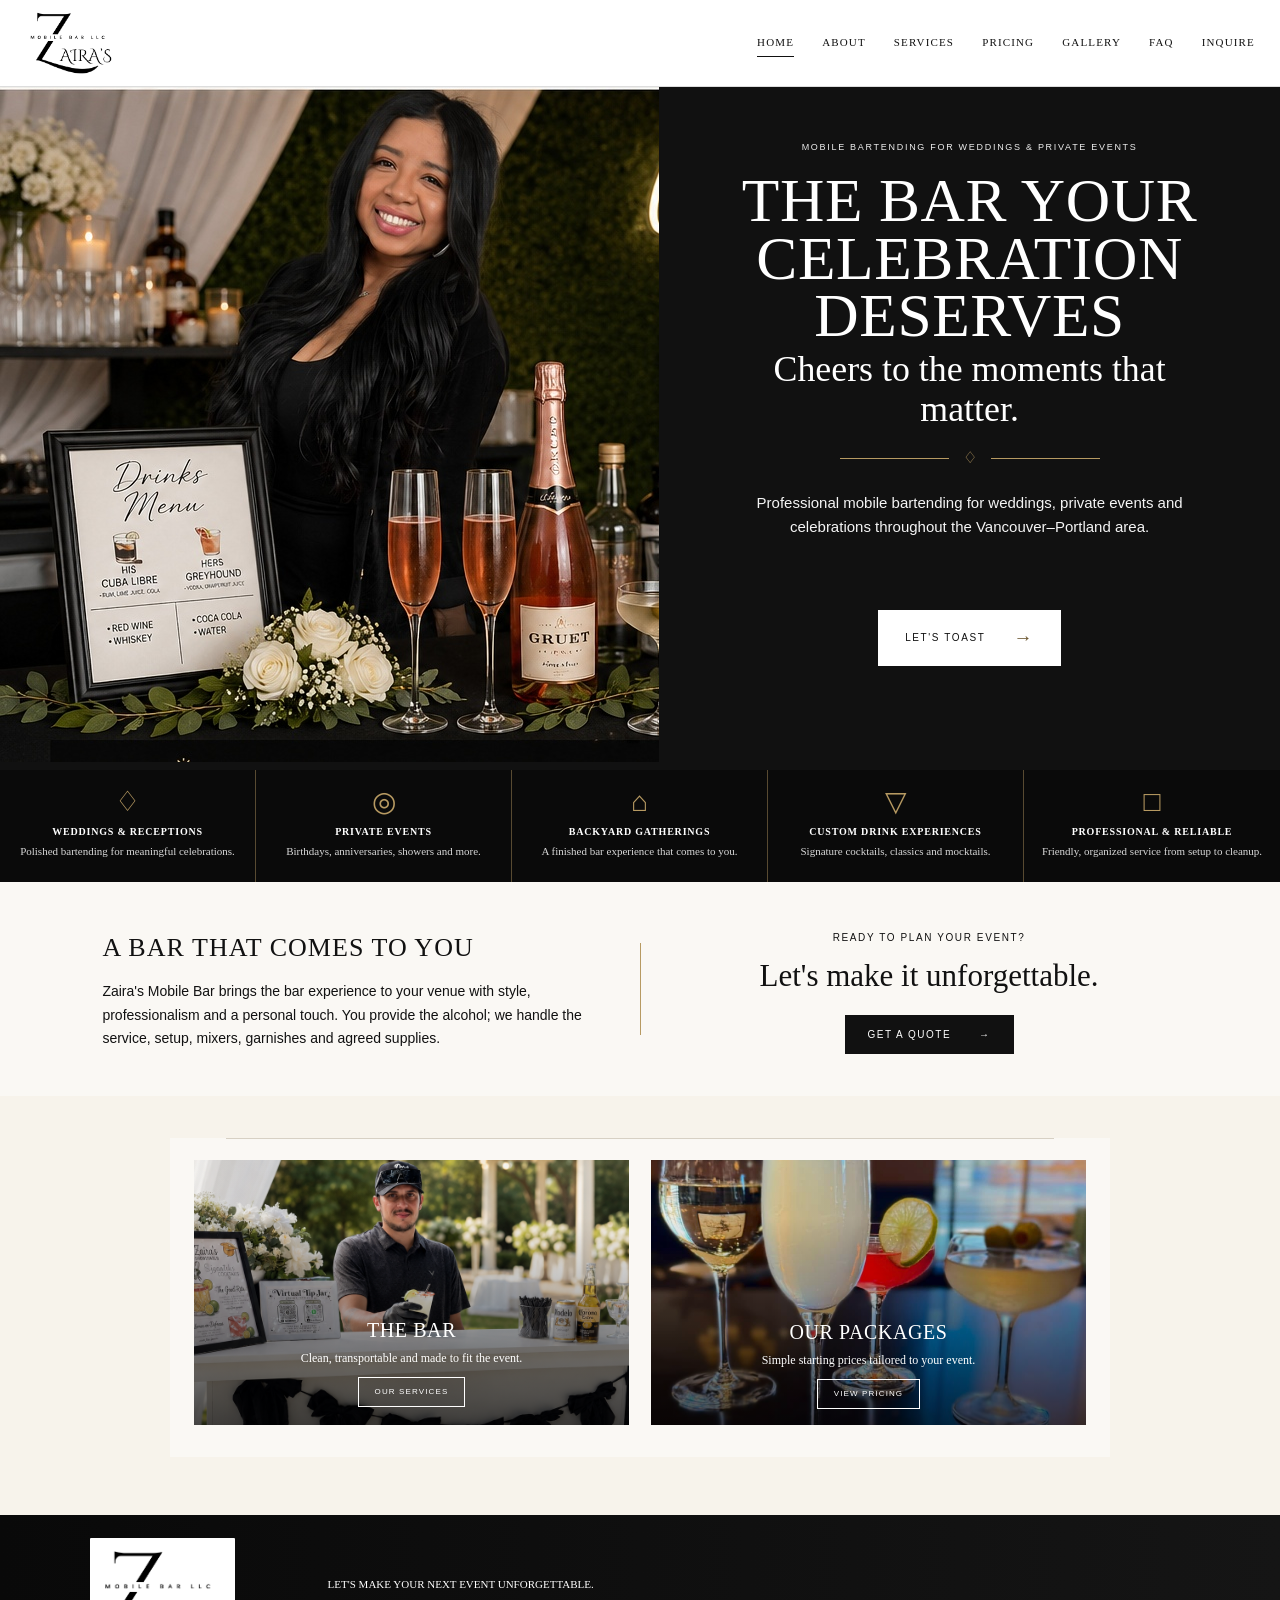
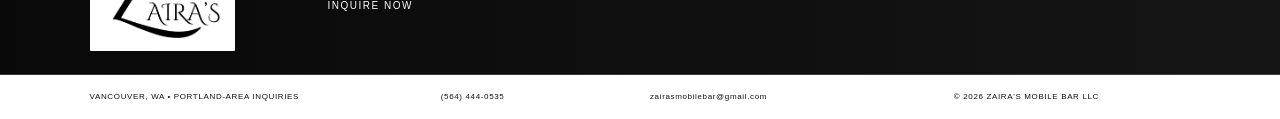
<file: index.html>
<!doctype html>
<html lang="en">
<head>
  <meta charset="utf-8">
  <meta name="viewport" content="width=device-width, initial-scale=1">
  <meta name="theme-color" content="#0b160c">
  <title>Home | Zaira's Mobile Bar</title>
  <meta name="description" content="Zaira's Mobile Bar — dry-hire mobile bartending for weddings, parties and private events in the Vancouver, Washington and Portland, Oregon area.">
  <link rel="stylesheet" href="styles.css">
</head>
<body>

<header class="site-header">
  <div class="header-inner">
    <a href="#home" class="logo-link" data-tab-link="home" aria-label="Zaira's Mobile Bar home">
      <img src="assets/zairas-official-logo.png" alt="Zaira’s Mobile Bar LLC official logo">
    </a>

    <button class="menu-toggle" aria-expanded="false" aria-label="Open menu">
      <span></span><span></span>
    </button>

    <nav class="main-nav">
      <a href="#home" data-tab-link="home">Home</a>
      <a href="#about" data-tab-link="about">About</a>
      <a href="#services" data-tab-link="services">Services</a>
      <a href="#pricing" data-tab-link="pricing">Pricing</a>
      <a href="#gallery" data-tab-link="gallery">Gallery</a>
      <a href="#faq" data-tab-link="faq">FAQ</a>
      <a href="#contact" data-tab-link="contact" class="nav-inquire">Inquire</a>
    </nav>
  </div>
</header>

<main>

  <!-- HOME -->
  <section class="tab-panel active" id="home" data-tab-panel="home">
    
<section class="hero hero-v12">
  <div class="hero-visual hero-video-wrap">
    <video class="hero-bg-video" autoplay muted loop playsinline preload="metadata" poster="assets/zaira-hero-preferred-v12.jpg" aria-label="Zaira's Mobile Bar event video">
      <source src="assets/zairas-hero-background-bw.mp4" type="video/mp4">
    </video>
    <div class="hero-video-shade" aria-hidden="true"></div>
  </div>
  <div class="hero-message">
    <div class="hero-eyebrow">MOBILE BARTENDING FOR WEDDINGS & PRIVATE EVENTS</div>
    <h1>THE BAR YOUR<br>CELEBRATION DESERVES</h1>
    <div class="hero-script">Cheers to the moments that matter.</div>
    <div class="gold-rule"><span></span><b>♢</b><span></span></div>
    <p>Professional mobile bartending for weddings, private events and celebrations throughout the Vancouver–Portland area.</p>
    <a href="#contact" data-tab-link="contact" class="toast-button">LET'S TOAST <span>→</span></a>
  </div>
</section>


    
<section class="feature-strip feature-strip-v12">
  <article>
    <div class="gold-icon">♢</div>
    <h3>Weddings & Receptions</h3>
    <p>Polished bartending for meaningful celebrations.</p>
  </article>
  <article>
    <div class="gold-icon">◎</div>
    <h3>Private Events</h3>
    <p>Birthdays, anniversaries, showers and more.</p>
  </article>
  <article>
    <div class="gold-icon">⌂</div>
    <h3>Backyard Gatherings</h3>
    <p>A finished bar experience that comes to you.</p>
  </article>
  <article>
    <div class="gold-icon">▽</div>
    <h3>Custom Drink Experiences</h3>
    <p>Signature cocktails, classics and mocktails.</p>
  </article>
  <article>
    <div class="gold-icon">□</div>
    <h3>Professional & Reliable</h3>
    <p>Friendly, organized service from setup to cleanup.</p>
  </article>
</section>


    
<section class="reference-callout">
  <div class="callout-copy">
    <h2>A BAR THAT COMES TO YOU</h2>
    <p>Zaira's Mobile Bar brings the bar experience to your venue with style, professionalism and a personal touch. You provide the alcohol; we handle the service, setup, mixers, garnishes and agreed supplies.</p>
  </div>
  <div class="callout-divider"></div>
  <div class="callout-cta">
    <span>READY TO PLAN YOUR EVENT?</span>
    <h3>Let's make it unforgettable.</h3>
    <a href="#contact" data-tab-link="contact">GET A QUOTE <b>→</b></a>
  </div>
</section>

<section class="home-cards home-cards-v12">
  <article class="image-card">
    <img src="assets/zairas-mobile-bar-wedding-setup.png" alt="Zaira's transportable mobile bar">
    <div class="card-overlay">
      <h2>The Bar</h2>
      <p>Clean, transportable and made to fit the event.</p>
      <a href="#services" data-tab-link="services">Our Services</a>
    </div>
  </article>
  <article class="image-card">
    <img src="assets/signature-cocktails.jpeg" alt="Signature cocktails">
    <div class="card-overlay">
      <h2>Our Packages</h2>
      <p>Simple starting prices tailored to your event.</p>
      <a href="#pricing" data-tab-link="pricing">View Pricing</a>
    </div>
  </article>
</section>


    
  </section>

  <!-- ABOUT -->
  <section class="tab-panel" id="about" data-tab-panel="about">
    <section class="page-hero dark-page-hero">
      <div class="page-kicker">ABOUT ZAIRA</div>
      <h1>Friendly service.<br><em>Real experience.</em></h1>
      <p>Zaira has been bartending since 2017 and has worked in multiple bar environments and positions.</p>
    </section>

    <section class="about-intro">
      <div class="about-year">
        <span>BARTENDING SINCE</span>
        <strong>2017</strong>
      </div>
      <div class="about-copy">
        <h2>Professional without feeling formal.</h2>
        <p>Zaira enjoys the energy of celebrations, meeting people and making drinks. Her style is relaxed, attentive and personable—helping guests feel welcome while keeping the bar organized and running smoothly.</p>
        <p>She also has a teaching background, which strengthened her patience, communication and ability to connect with different personalities. That experience carries naturally into weddings and family-friendly events.</p>
        <p>Zaira is fluent in English and Spanish and can communicate with hosts and guests in either language.</p>
      </div>
    </section>

    <section class="about-values">
      <article><span>01</span><h3>Warm & Approachable</h3><p>Easygoing service guests feel comfortable around.</p></article>
      <article><span>02</span><h3>Organized</h3><p>Prepared setup and a clear plan before the first guest arrives.</p></article>
      <article><span>03</span><h3>Experienced</h3><p>Years of bartending and bar-position experience since 2017.</p></article>
      <article><span>04</span><h3>Bilingual</h3><p>Fluent communication in English and Spanish.</p></article>
    </section>
  </section>

  <!-- SERVICES -->
  <section class="tab-panel" id="services" data-tab-panel="services">
    <section class="page-hero dark-page-hero">
      <div class="page-kicker">SERVICES</div>
      <h1>A bar experience<br><em>built around your event.</em></h1>
      <p>Weddings, birthdays, graduations, showers, anniversaries, corporate celebrations, holiday parties and private events.</p>
    </section>

    <section class="bar-showcase">
      <div class="bar-photo-wrap">
        <img src="assets/zairas-mobile-bar-wedding-setup.png" alt="Transportable white mobile bar">
      </div>
      <div class="bar-copy">
        <div class="small-heading">THE TRANSPORTABLE BAR</div>
        <h2>Stylish. Functional. Anywhere.</h2>
        <p>The current bar is a clean white transportable setup—not a trailer. It creates a finished bar area while staying flexible enough for homes, wedding venues, event halls and outdoor celebrations.</p>
        <p>The simple white design can be styled around the event without competing with the décor.</p>
      </div>
    </section>

    <section class="service-list-grid">
      <article><span>01</span><h2>Weddings</h2><p>Reception bars, cocktail hours, rehearsal dinners, engagement parties and anniversaries.</p></article>
      <article><span>02</span><h2>Private Events</h2><p>Birthdays, graduations, retirements, backyard parties and family celebrations.</p></article>
      <article><span>03</span><h2>Showers & Brunch</h2><p>Bridal showers, baby showers, mimosas, spritzes and mocktail options.</p></article>
      <article><span>04</span><h2>Corporate</h2><p>Company parties, appreciation events, holiday events and private business functions.</p></article>
    </section>

    <section class="included-section">
      <div>
        <div class="small-heading light">WHAT ZAIRA'S CAN PROVIDE</div>
        <h2>More than someone pouring drinks.</h2>
      </div>
      <ul>
        <li>Professional bartending service</li>
        <li>Transportable white bar</li>
        <li>Standard bar tools</li>
        <li>Mixers for the agreed menu</li>
        <li>Fresh garnishes</li>
        <li>Cups, straws and napkins</li>
        <li>Menu planning</li>
        <li>Alcohol shopping-list guidance</li>
        <li>Setup and bar-area cleanup</li>
        <li>Second bartender available for larger events</li>
      </ul>
      <p class="client-provides"><strong>Client provides:</strong> all alcohol and event ice.</p>
    </section>
  </section>

  <!-- PRICING -->
  <section class="tab-panel" id="pricing" data-tab-panel="pricing">
    <section class="page-hero dark-page-hero pricing-hero">
      <div>
        <div class="page-kicker">PRICING</div>
        <h1>Simple. Transparent.<br><em>Tailored to your event.</em></h1>
        <p>Starting prices for the current transportable-bar, dry-hire service. Final quotes depend on guest count, service time, menu, location and staffing.</p>
      </div>
      <img src="assets/signature-cocktails.jpeg" alt="Cocktails at an event">
    </section>

    <section class="package-grid">
      <article class="package-card">
        <span>01</span>
        <h2>Simple Pour</h2>
        <strong>$350+</strong>
        <p>For smaller gatherings and showers.</p>
        <ul><li>Up to 40 guests</li><li>Up to 3 service hours</li><li>1 bartender</li></ul>
      </article>
      <article class="package-card">
        <span>02</span>
        <h2>Celebration Bar</h2>
        <strong>$500+</strong>
        <p>Birthdays, graduations and private parties.</p>
        <ul><li>Up to 75 guests</li><li>Up to 4 service hours</li><li>Up to 2 signature cocktails</li></ul>
      </article>
      <article class="package-card featured-package">
        <span>03</span>
        <h2>Wedding Bar</h2>
        <strong>$750+</strong>
        <p>Receptions, cocktail hours and wedding celebrations.</p>
        <ul><li>Up to 100 guests</li><li>Up to 5 service hours</li><li>Menu + shopping-list guidance</li></ul>
      </article>
      <article class="package-card">
        <span>04</span>
        <h2>Large Event</h2>
        <strong>$950+</strong>
        <p>Larger weddings and high-volume events.</p>
        <ul><li>101–150 guests</li><li>Up to 5 service hours</li><li>Staffing based on menu + pace</li></ul>
      </article>
    </section>

    <section class="extras-section">
      <div class="section-title">
        <div class="small-heading">COMMON ADD-ONS</div>
        <h2>Build around the event.</h2>
      </div>
      <div class="extras-table">
        <div><span>Additional service hour</span><strong>$75 / bartender</strong></div>
        <div><span>Additional bartender</span><strong>from $250</strong></div>
        <div><span>Custom cocktail / mocktail menu planning</span><strong>$50</strong></div>
        <div><span>Champagne / toast service</span><strong>from $50</strong></div>
        <div><span>Travel outside the core area</span><strong>custom quote</strong></div>
        <div><span>Events over 150 guests</span><strong>custom quote</strong></div>
      </div>
      <p class="fine-print">Alcohol and event ice are not included. Specialty ingredients or unusually large supply quantities are confirmed in the final quote.</p>
    </section>

    <section class="retainer-banner">
      <div class="retainer-number">25%</div>
      <div>
        <div class="small-heading light">RECOMMENDED BOOKING TERMS</div>
        <h2>Reserve your date.</h2>
        <p>A signed service agreement and 25% non-refundable booking retainer reserve the date. The remaining balance is due 14 days before the event. Final signed contract terms control.</p>
      </div>
    </section>
  </section>

  <!-- GALLERY -->
  <section class="tab-panel" id="gallery" data-tab-panel="gallery">
    <section class="page-hero dark-page-hero">
      <div class="page-kicker">GALLERY</div>
      <h1>Real events.<br><em>Real pours.</em></h1>
      <p>Event setups, drinks and bar details from Zaira's Mobile Bar.</p>
    </section>

    
<section class="approved-gallery compact-gallery">
  <figure>
    <img class="outdoor-event-photo" src="assets/zaira-outdoor-bar-event.png" alt="Zaira behind her white mobile bar at an outdoor event, with trees and string lights" width="1448" height="1086" loading="lazy">
    <figcaption>Outdoor Celebrations</figcaption>
  </figure>
  <figure>
    <img src="assets/zairas-mobile-bar-wedding-setup.png" alt="Zaira's transportable white mobile bar">
    <figcaption>The Bar</figcaption>
  </figure>
  <figure>
    <img src="assets/signature-cocktails.jpeg" alt="Signature cocktails">
    <figcaption>Signature Cocktails</figcaption>
  </figure>
</section>

  </section>

  <!-- FAQ -->
  <section class="tab-panel" id="faq" data-tab-panel="faq">
    <section class="page-hero dark-page-hero">
      <div class="page-kicker">FAQ</div>
      <h1>Everything to know<br><em>before the celebration.</em></h1>
    </section>

    <section class="faq-list">
      <details open><summary>Does Zaira's provide the alcohol?<span>+</span></summary><p>No. Zaira's operates as a dry-hire bartending service. The client/host purchases and provides all alcohol for the event. Zaira's does not sell, purchase, transport or store the client's alcohol.</p></details>
      <details><summary>What does Zaira's provide?<span>+</span></summary><p>Depending on the agreed package: bartending service, the transportable bar, bar tools, mixers, garnishes, cups, straws, napkins, menu planning, shopping-list guidance, setup and bar-area cleanup. The client provides alcohol and event ice.</p></details>
      <details><summary>Can you help us know how much alcohol to buy?<span>+</span></summary><p>Yes. Zaira's can provide shopping-list guidance based on guest count, service time and the chosen menu. The host makes the final alcohol purchase.</p></details>
      <details><summary>Is a second bartender available?<span>+</span></summary><p>Yes. A second bartender can be scheduled for larger guest counts or cocktail-heavy service.</p></details>
      <details><summary>Do you serve mocktails?<span>+</span></summary><p>Yes. Mocktails can be included alongside alcoholic drinks or planned as a fully alcohol-free event menu.</p></details>
      <details><summary>Do you offer bilingual service?<span>+</span></summary><p>Yes. Zaira is fluent in English and Spanish.</p></details>
      <details><summary>What area do you serve?<span>+</span></summary><p>Zaira's serves the Vancouver, Washington area and accepts Portland-area inquiries. Travel pricing may apply depending on the venue location.</p></details>
      <details><summary>What about Washington or Oregon alcohol requirements?<span>+</span></summary><p>Requirements vary by state, venue and event. Washington and Oregon have different alcohol-service rules, so any required venue approvals, permits or state-specific service requirements should be confirmed before the event.</p></details>
      <details><summary>How do I reserve a date?<span>+</span></summary><p>The current recommended terms are a signed service agreement plus a 25% non-refundable booking retainer, with the remaining balance due 14 days before the event. Final signed terms control.</p></details>
    </section>
  </section>

  <!-- CONTACT -->
  <section class="tab-panel" id="contact" data-tab-panel="contact">
    <section class="contact-hero contact-hero-clean">
      <div class="contact-copy">
        <div class="small-heading light">INQUIRE</div>
        <h1>Let’s make your next<br><em>event unforgettable.</em></h1>
        <p><a href="tel:+15644440535">(564) 444-0535</a><br><a href="mailto:zairasmobilebar@gmail.com">zairasmobilebar@gmail.com</a></p>
        <p class="contact-small">Vancouver, Washington • Portland-area inquiries<br>English + Español</p>
      </div>
    </section>

    <section class="form-section">
      <div class="form-intro">
        <div class="small-heading">START YOUR QUOTE</div>
        <h2>Tell us about the celebration.</h2>
        <p>Share the basics and Zaira's can build the quote around the guest count, service time, location and drink menu.</p>
      </div>

      <form id="quote-form" class="quote-form">
        <div class="field-grid">
          <label>Name<input name="name" required></label>
          <label>Email or phone<input name="contact" required></label>
          <label>Event date<input type="date" name="date"></label>
          <label>Guest count<input type="number" min="1" name="guests"></label>
          <label>Event type
            <select name="event">
              <option>Wedding</option>
              <option>Birthday</option>
              <option>Graduation</option>
              <option>Bridal / Baby Shower</option>
              <option>Corporate / Holiday</option>
              <option>Anniversary / Engagement</option>
              <option>Mocktail Event</option>
              <option>Other</option>
            </select>
          </label>
          <label>Service hours<input type="number" min="1" name="hours"></label>
          <label class="full">Venue / location<input name="location"></label>
          <label class="full">What would you like served?<textarea name="details" placeholder="Beer/wine, signature cocktails, mocktails, champagne toast, event style, timeline, etc."></textarea></label>
        </div>
        <button type="submit" class="submit-button">Open Quote Email</button>
        <div class="form-note"></div>
      </form>
    </section>
  </section>

</main>

<footer class="site-footer">
  <div class="footer-top">
    <img src="assets/zairas-official-logo.png" alt="Zaira’s Mobile Bar LLC official logo" class="footer-logo">
    <div>
      <span>LET'S MAKE YOUR NEXT EVENT UNFORGETTABLE.</span>
      <a href="#contact" data-tab-link="contact">Inquire Now</a>
    </div>
  </div>
  <div class="footer-bottom">
    <span>VANCOUVER, WA • PORTLAND-AREA INQUIRIES</span>
    <a href="tel:+15644440535">(564) 444-0535</a>
    <a href="mailto:zairasmobilebar@gmail.com">zairasmobilebar@gmail.com</a>
    <span>© <span id="year"></span> ZAIRA'S MOBILE BAR LLC</span>
  </div>
</footer>

<script src="script.js"></script>
</body>
</html>
</file>
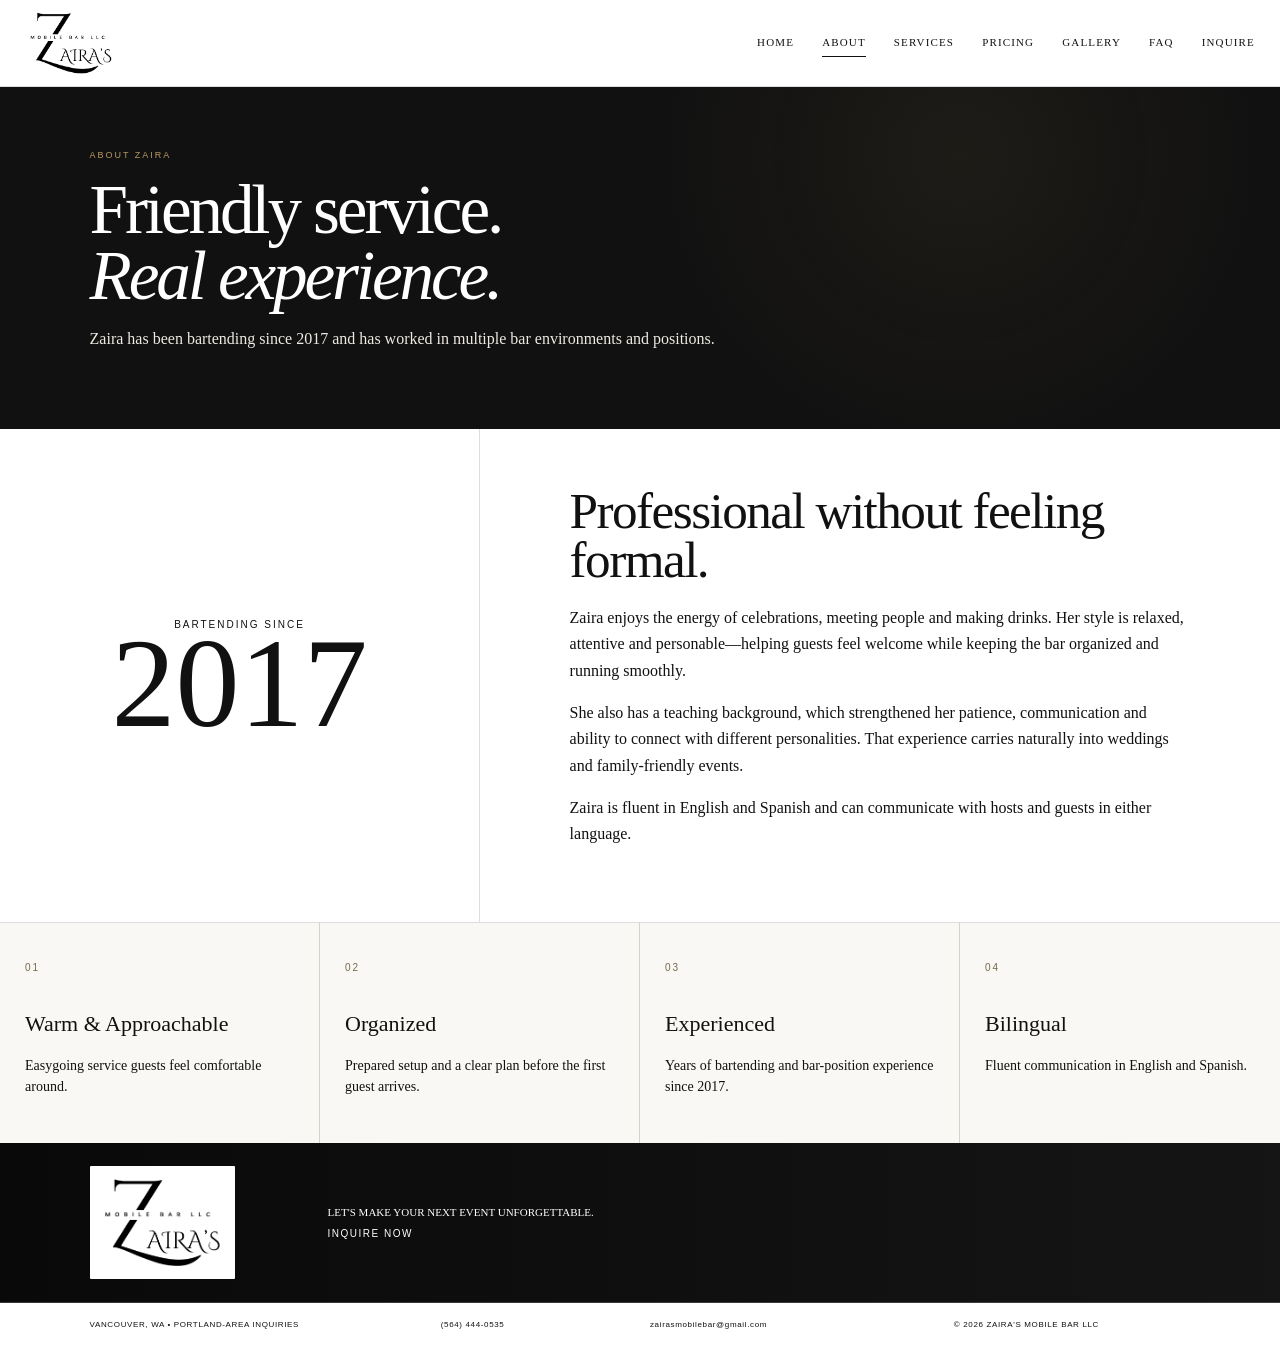
<file: about.html>
<!doctype html>
<html><head><meta charset="utf-8"><meta name="viewport" content="width=device-width,initial-scale=1">
<meta http-equiv="refresh" content="0;url=index.html#about">
<title>About | Zaira's Mobile Bar</title></head>
<body><script>location.replace('index.html#about');</script><a href="index.html#about">Open About</a></body></html>
</file>
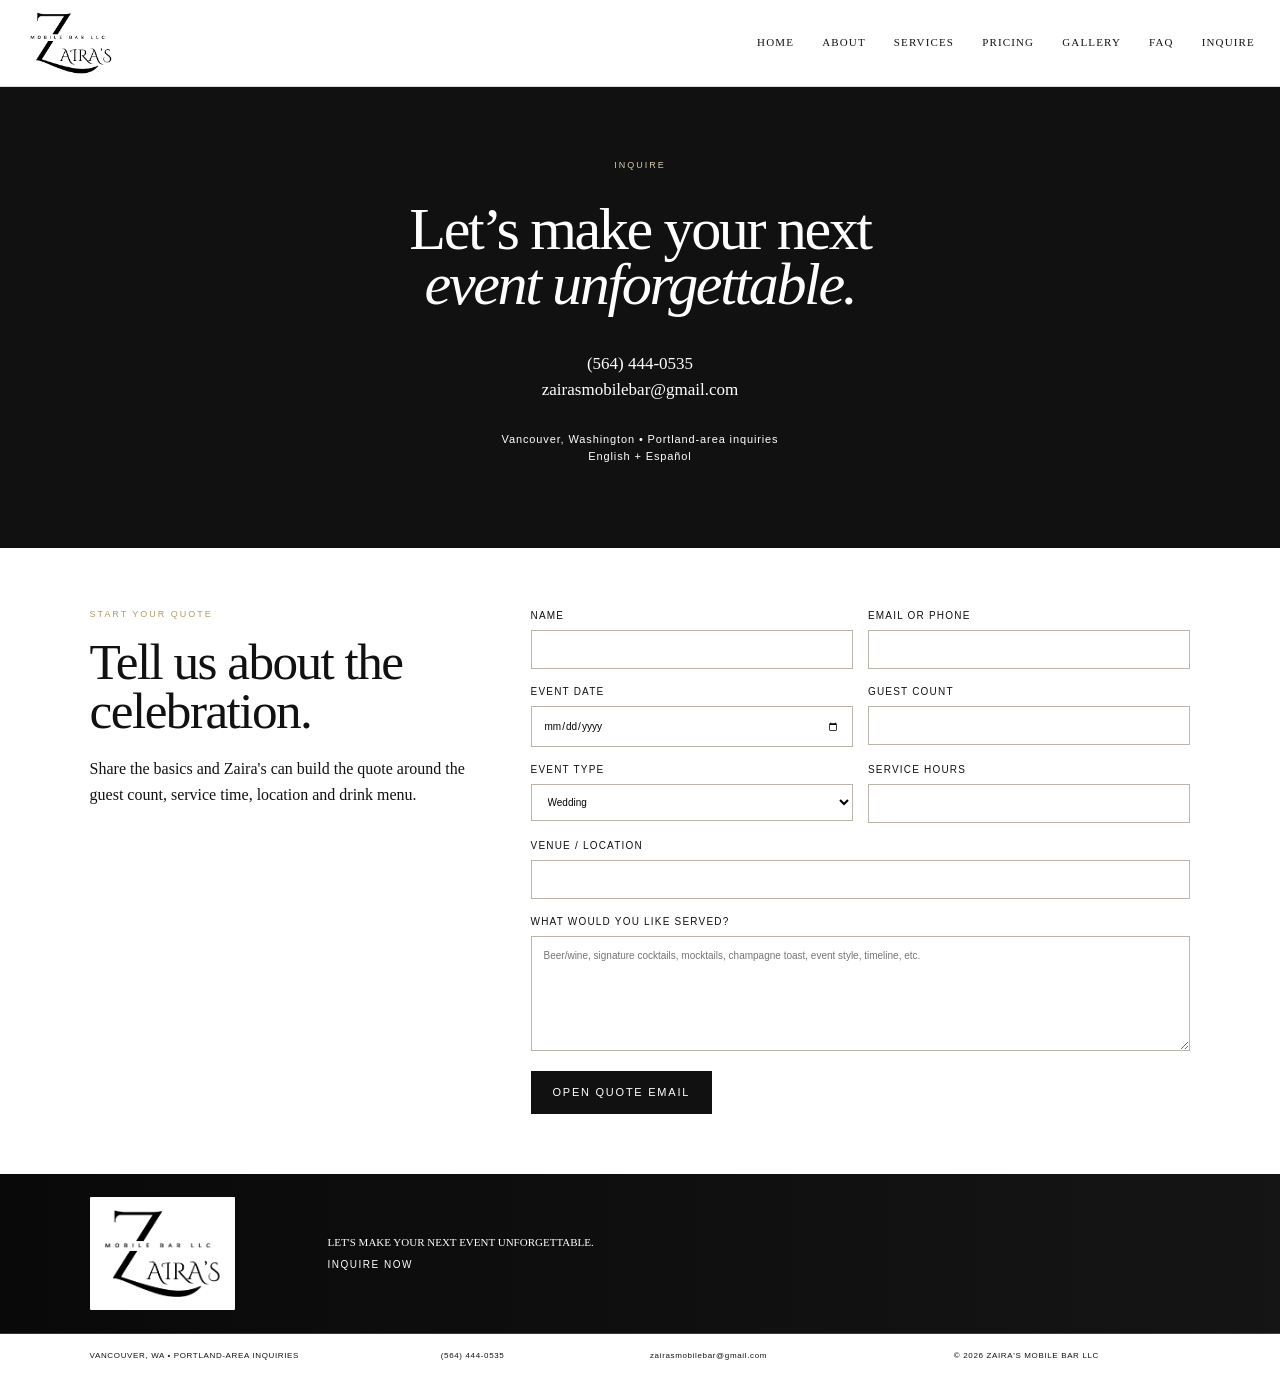
<file: contact.html>
<!doctype html>
<html><head><meta charset="utf-8"><meta name="viewport" content="width=device-width,initial-scale=1">
<meta http-equiv="refresh" content="0;url=index.html#contact">
<title>Contact | Zaira's Mobile Bar</title></head>
<body><script>location.replace('index.html#contact');</script><a href="index.html#contact">Open Contact</a></body></html>
</file>
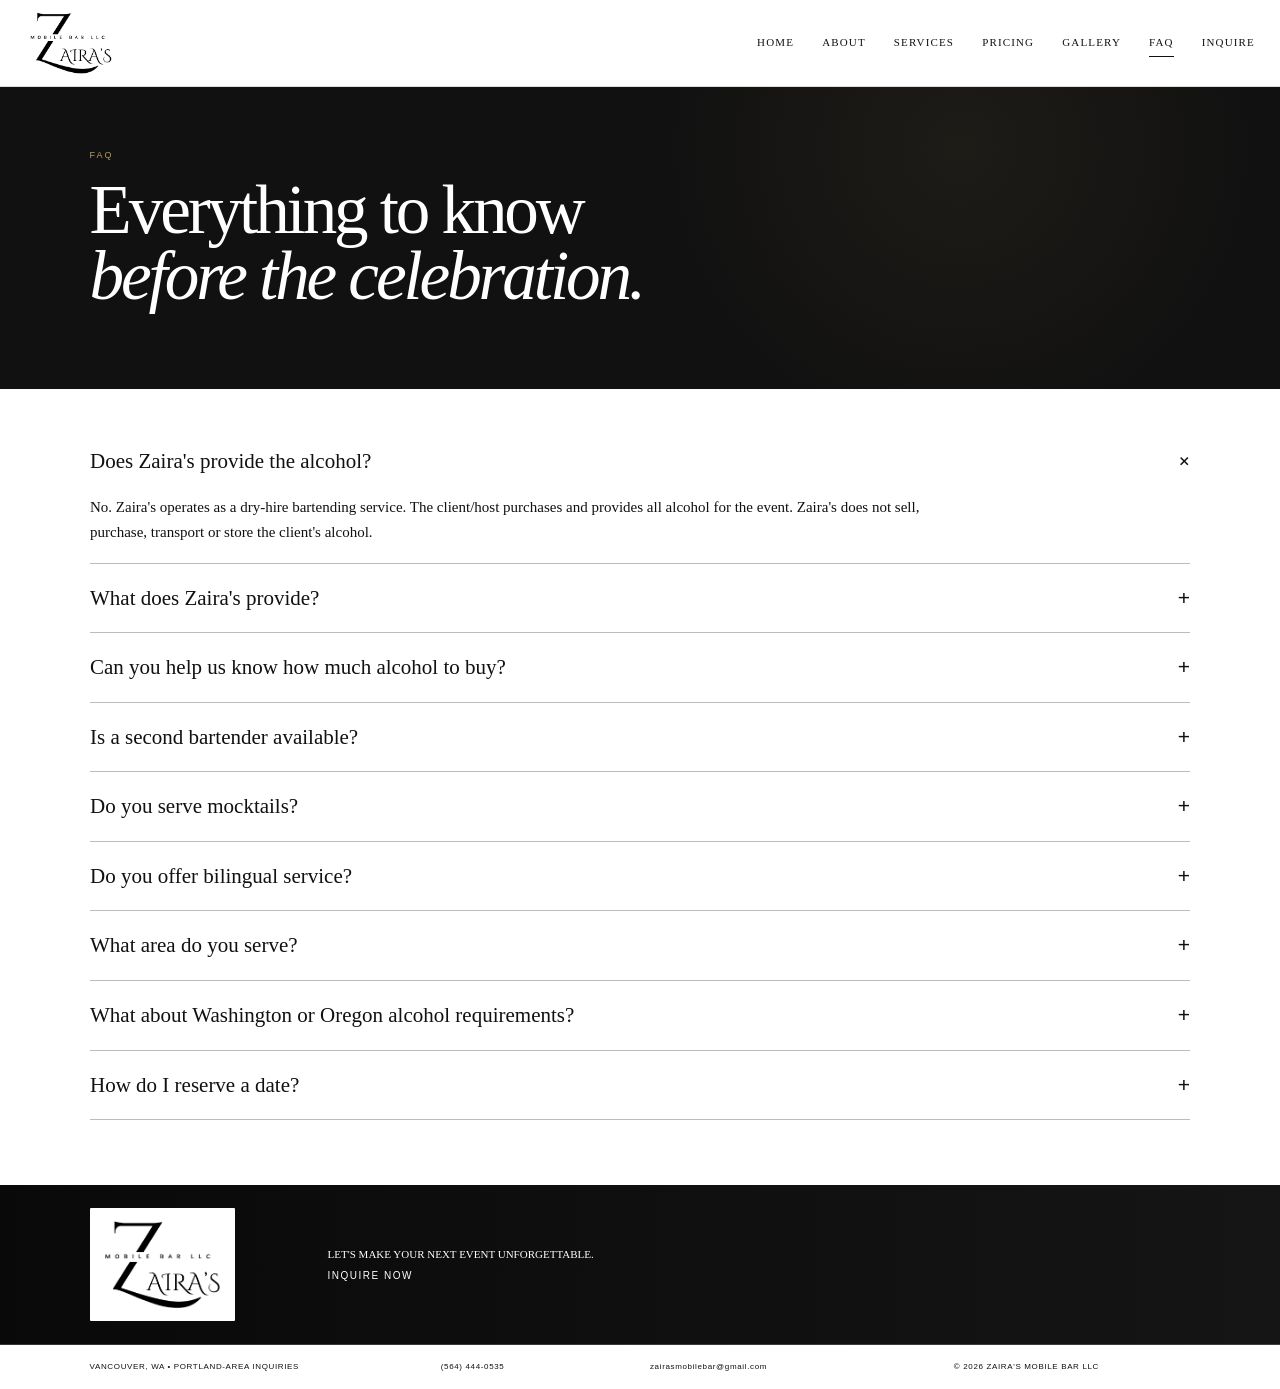
<file: faq.html>
<!doctype html>
<html><head><meta charset="utf-8"><meta name="viewport" content="width=device-width,initial-scale=1">
<meta http-equiv="refresh" content="0;url=index.html#faq">
<title>Faq | Zaira's Mobile Bar</title></head>
<body><script>location.replace('index.html#faq');</script><a href="index.html#faq">Open Faq</a></body></html>
</file>
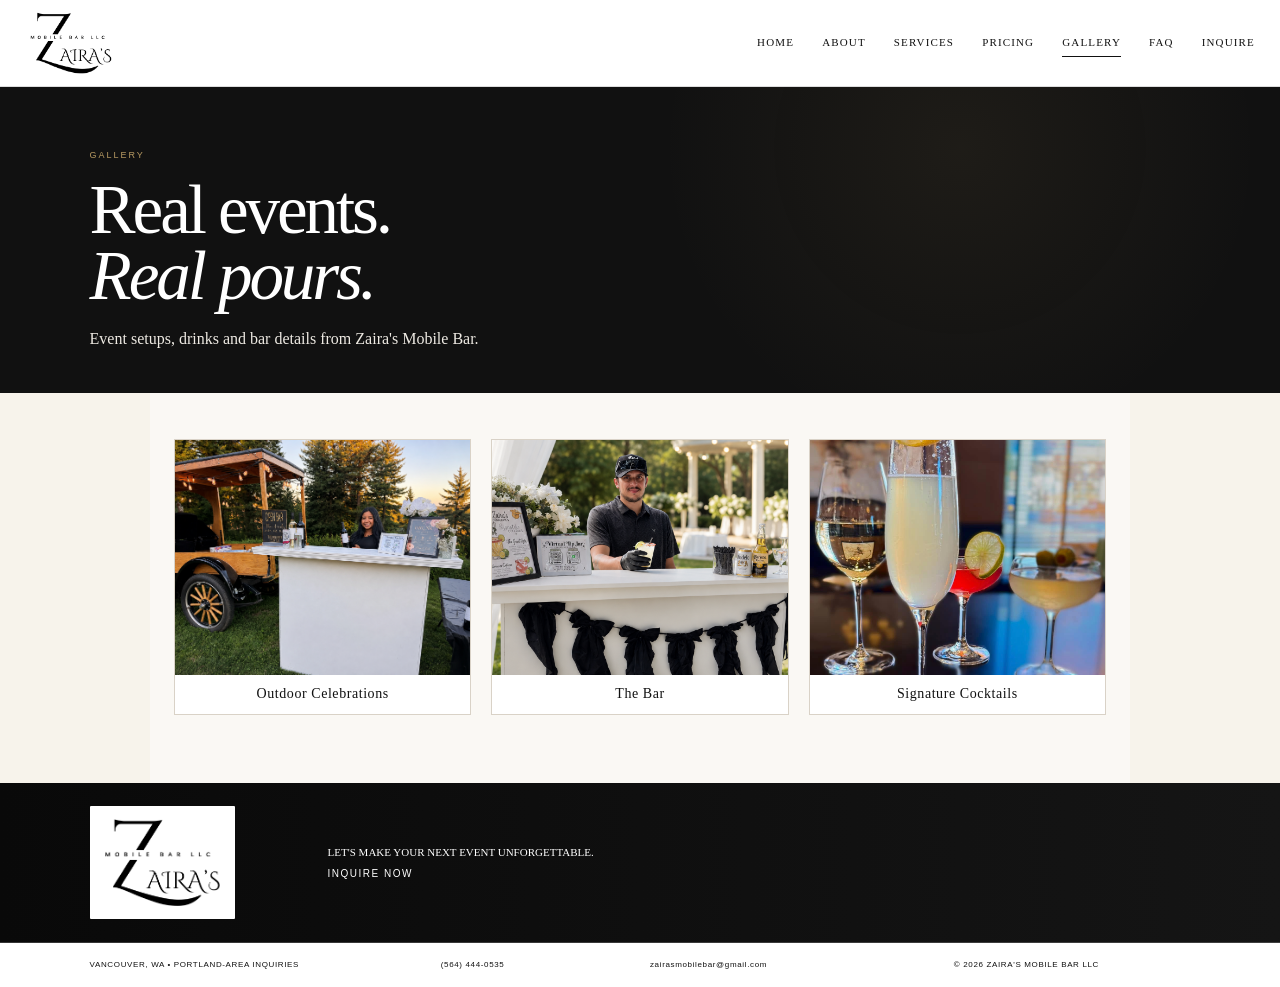
<file: gallery.html>
<!doctype html>
<html><head><meta charset="utf-8"><meta name="viewport" content="width=device-width,initial-scale=1">
<meta http-equiv="refresh" content="0;url=index.html#gallery">
<title>Gallery | Zaira's Mobile Bar</title></head>
<body><script>location.replace('index.html#gallery');</script><a href="index.html#gallery">Open Gallery</a></body></html>
</file>
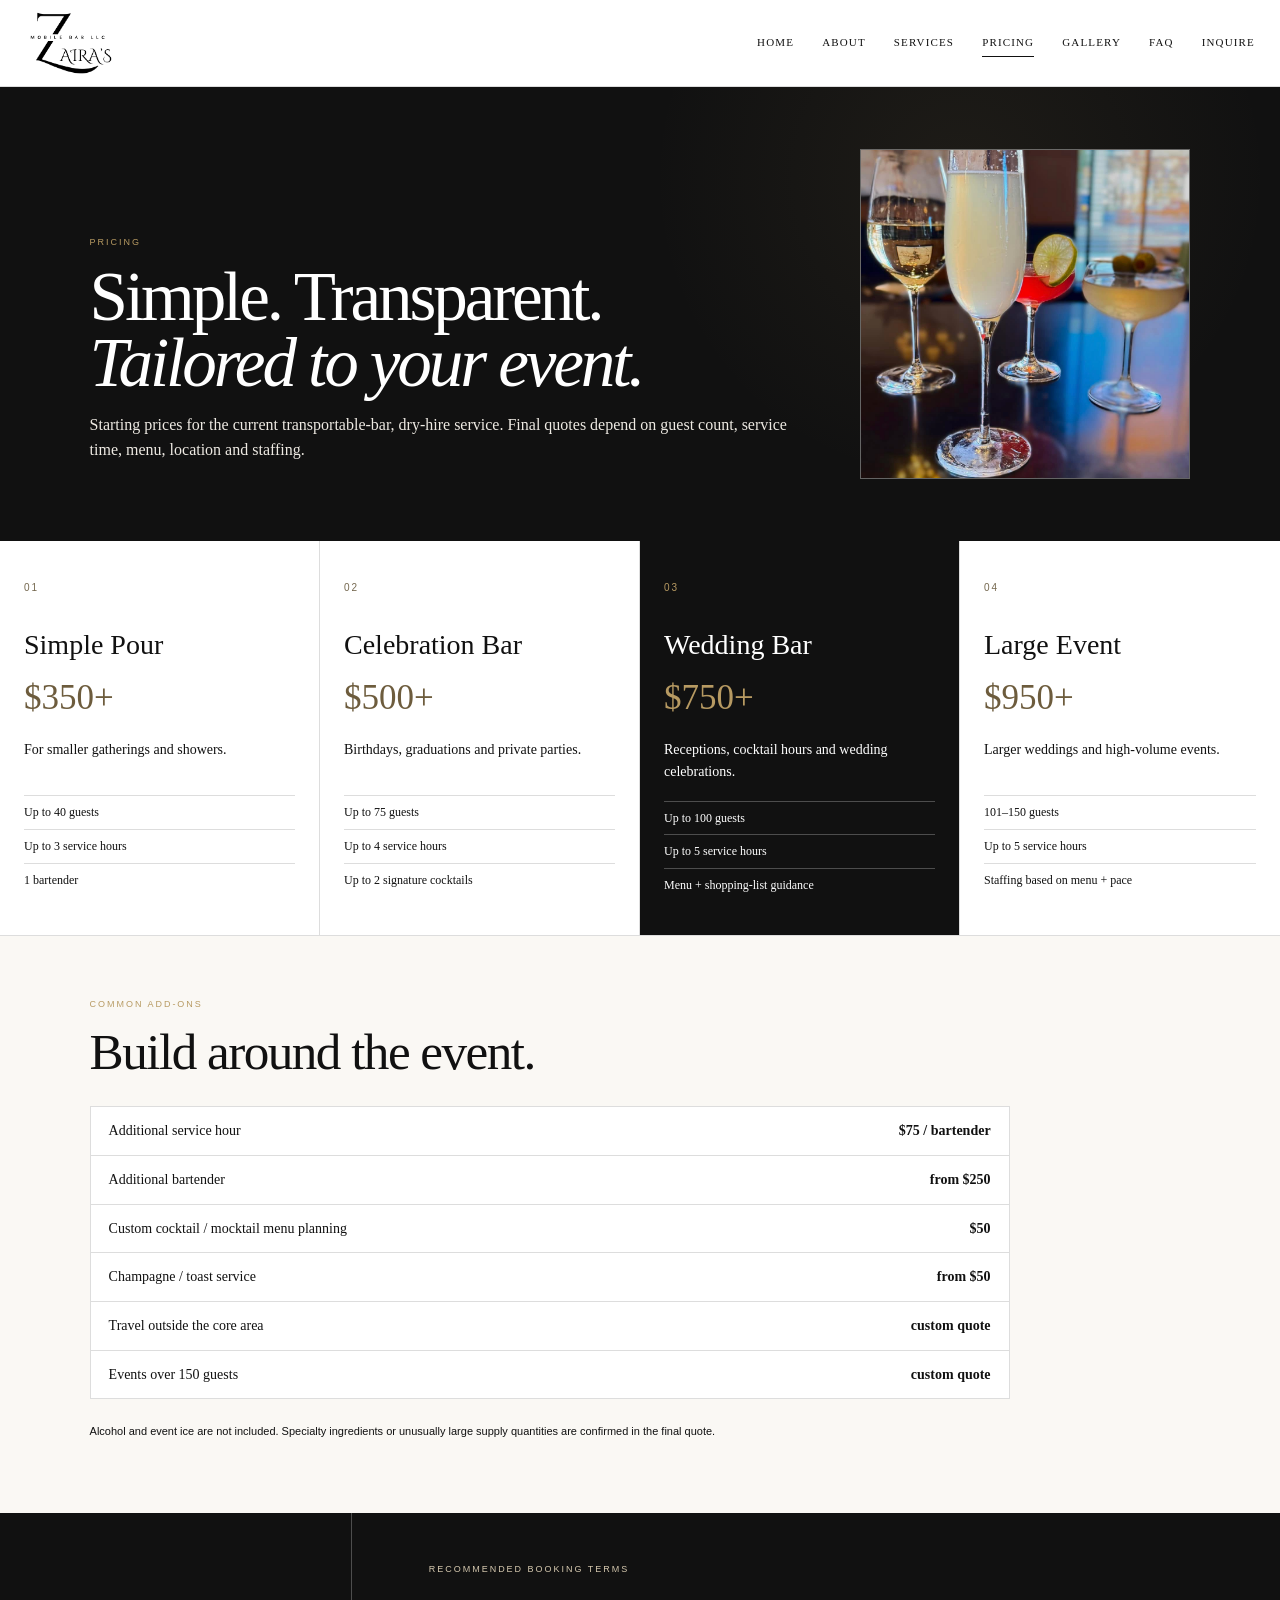
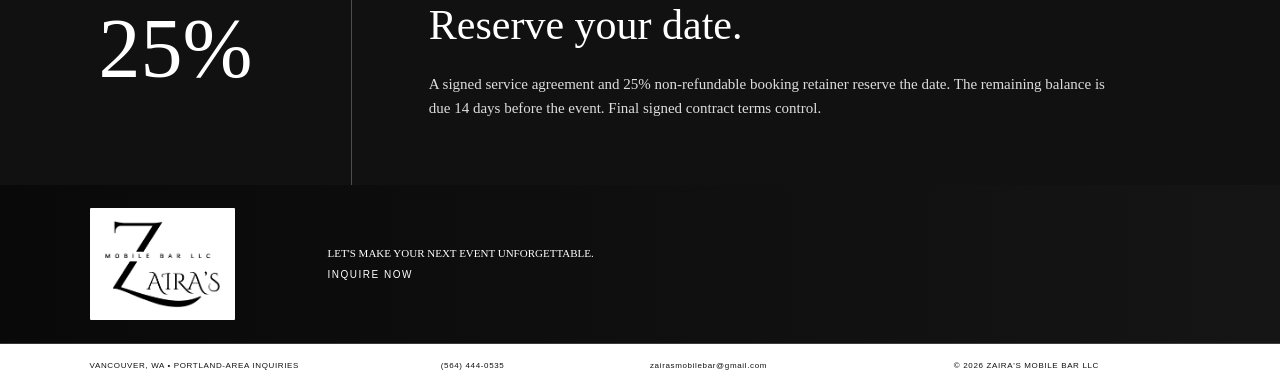
<file: pricing.html>
<!doctype html>
<html><head><meta charset="utf-8"><meta name="viewport" content="width=device-width,initial-scale=1">
<meta http-equiv="refresh" content="0;url=index.html#pricing">
<title>Pricing | Zaira's Mobile Bar</title></head>
<body><script>location.replace('index.html#pricing');</script><a href="index.html#pricing">Open Pricing</a></body></html>
</file>
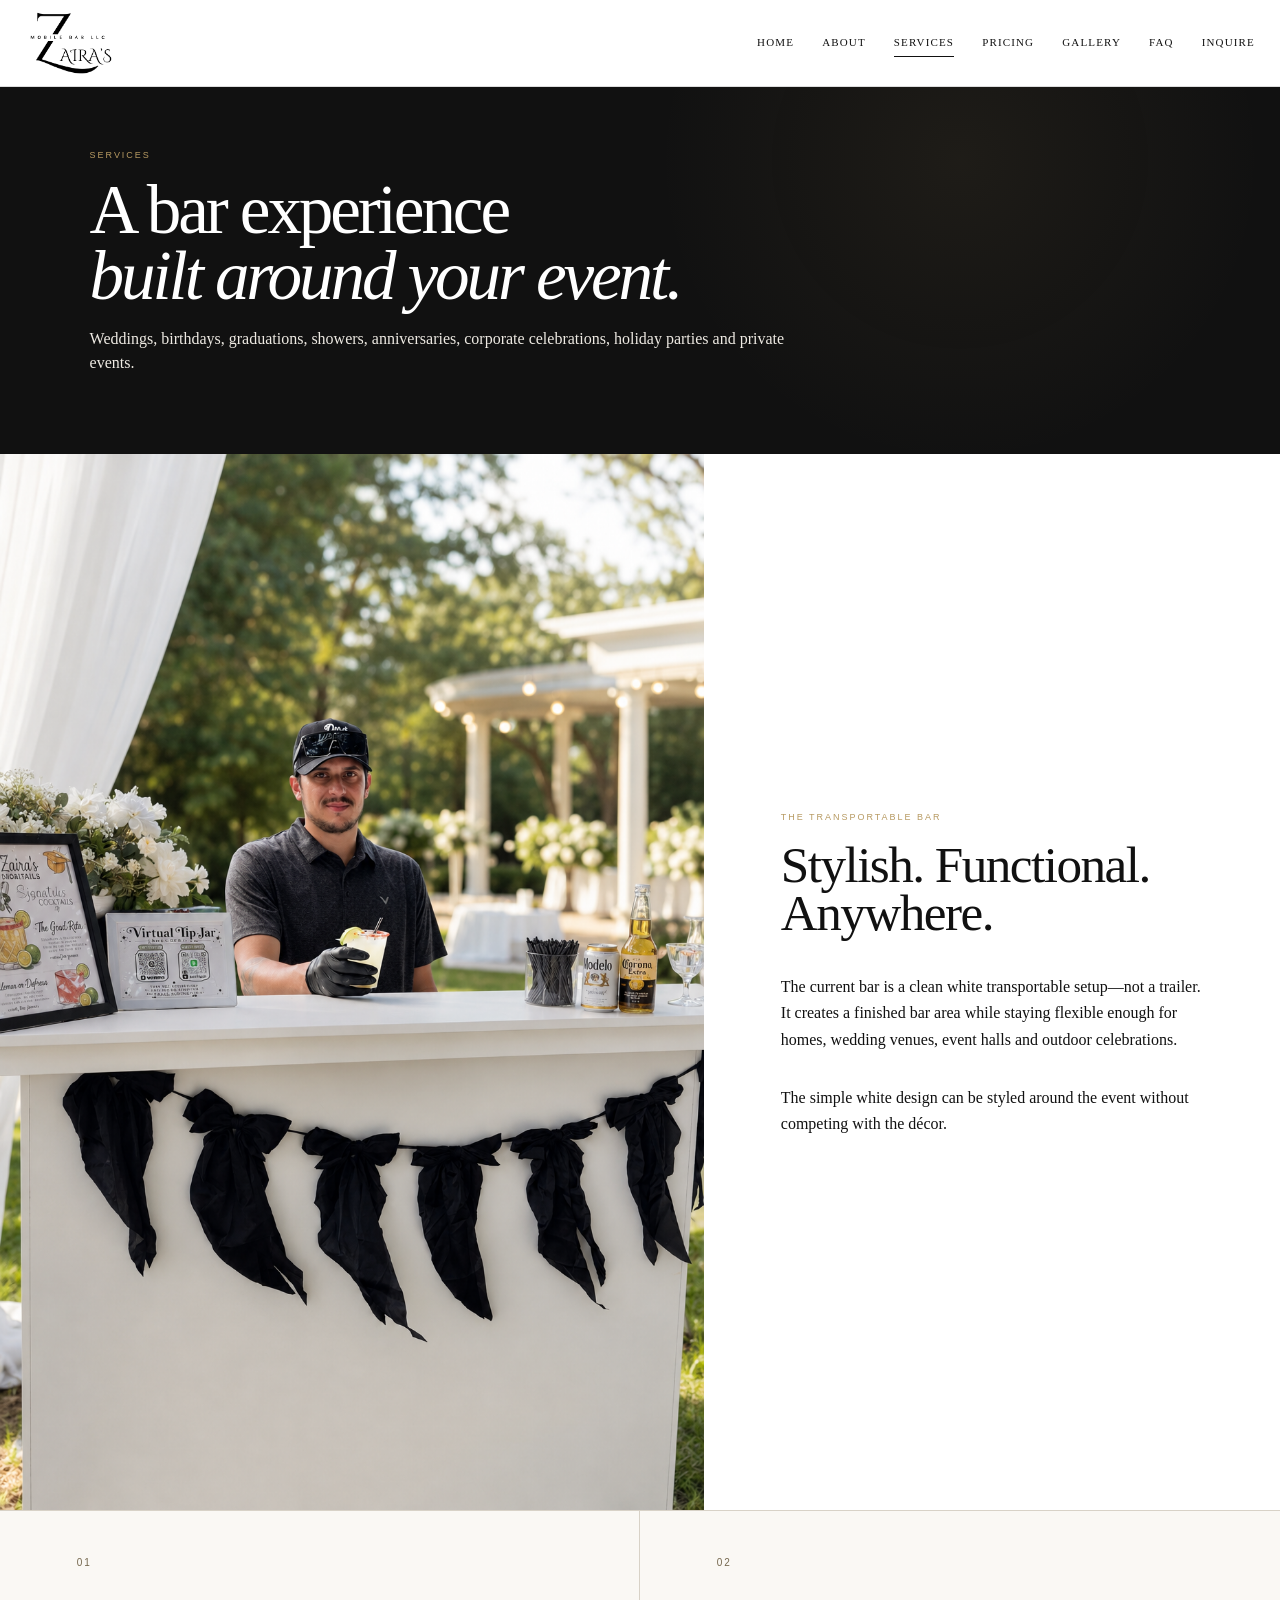
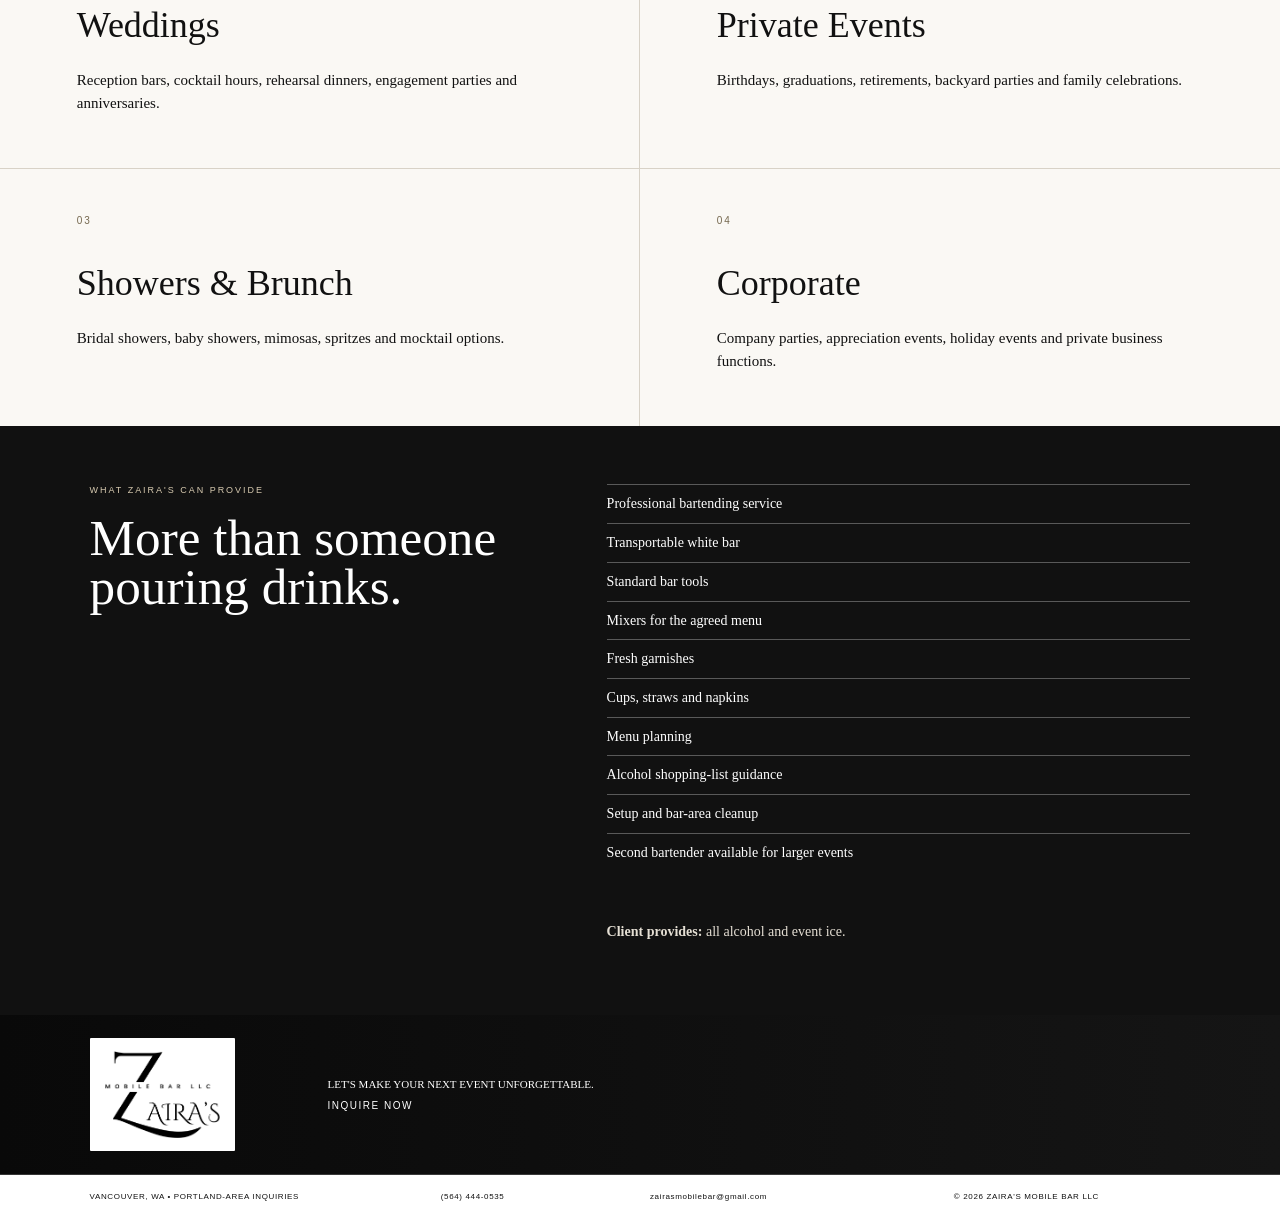
<file: services.html>
<!doctype html>
<html><head><meta charset="utf-8"><meta name="viewport" content="width=device-width,initial-scale=1">
<meta http-equiv="refresh" content="0;url=index.html#services">
<title>Services | Zaira's Mobile Bar</title></head>
<body><script>location.replace('index.html#services');</script><a href="index.html#services">Open Services</a></body></html>
</file>
<file: styles.css>
*{box-sizing:border-box}
:root{
  --green:#0b160c;
  --green2:#111d11;
  --black:#090909;
  --cream:#f4f1ea;
  --white:#ffffff;
  --gold:#b79a62;
  --muted:#d8d4ca;
  --serif:Georgia,"Times New Roman",serif;
  --sans:Arial,Helvetica,sans-serif;
}
html{scroll-behavior:smooth}
body{margin:0;background:var(--cream);color:#111;font-family:var(--serif);line-height:1.55}
a{color:inherit;text-decoration:none}
img{display:block;max-width:100%}
button,input,select,textarea{font:inherit}
.site-header{position:sticky;top:0;z-index:100;background:var(--green);border-bottom:1px solid rgba(255,255,255,.18)}
.header-inner{width:min(1440px,calc(100% - 50px));height:112px;margin:auto;display:grid;grid-template-columns:240px 1fr;align-items:center}
.logo-link img{width:190px;height:auto}
.main-nav{display:flex;justify-content:flex-end;align-items:center;gap:38px}
.main-nav a{color:#fff;text-transform:uppercase;font-size:12px;letter-spacing:.12em;padding:13px 0;position:relative}
.main-nav a.active::after{content:"";position:absolute;left:0;right:0;bottom:5px;height:1px;background:#fff}
.main-nav .nav-inquire{border:1px solid rgba(255,255,255,.85);padding:13px 26px}
.main-nav .nav-inquire.active::after{display:none}
.menu-toggle{display:none;background:none;border:0;width:44px;height:44px;position:relative}
.menu-toggle span{position:absolute;left:10px;width:24px;height:1px;background:#fff}
.menu-toggle span:first-child{top:18px}.menu-toggle span:last-child{top:26px}

.tab-panel{display:none}
.tab-panel.active{display:block;animation:fade .25s ease}
@keyframes fade{from{opacity:.35}to{opacity:1}}

.hero{display:grid;grid-template-columns:.88fr 1.12fr;min-height:640px;background:var(--green);color:#fff}
.hero-copy{padding:80px 5vw;display:flex;flex-direction:column;justify-content:center}
.location-line,.page-kicker,.small-heading{font-family:var(--sans);font-size:11px;letter-spacing:.28em;text-transform:uppercase}
.hero h1{font-size:clamp(72px,8vw,125px);font-weight:400;line-height:.82;letter-spacing:-.055em;margin:18px 0 26px}
.hero h1 em,.page-hero h1 em,.contact-copy h1 em{font-weight:400;font-style:italic}
.ornament{display:flex;align-items:center;gap:10px;width:235px;margin:0 0 20px}
.ornament span{height:1px;flex:1;background:rgba(255,255,255,.65)}
.ornament b{font-weight:400;font-size:12px}
.hero-copy p{font-size:19px;max-width:470px;color:#f0eee8;margin:0 0 28px}
.light-button{width:max-content;background:#fff;color:#111;padding:14px 28px;font-family:var(--sans);font-size:11px;letter-spacing:.16em;text-transform:uppercase}
.hero-photo{overflow:hidden}
.hero-photo img{width:100%;height:100%;min-height:640px;object-fit:cover;object-position:center}

.feature-strip{background:#fff;display:grid;grid-template-columns:repeat(4,1fr);border-bottom:1px solid #ddd}
.feature-strip article{min-height:220px;padding:34px 26px;text-align:center;border-right:1px solid #ddd}
.feature-strip article:last-child{border-right:0}
.feature-strip svg{width:50px;height:50px;fill:none;stroke:#111;stroke-width:1.5;margin:0 auto 12px}
.feature-strip h3{font-size:14px;text-transform:uppercase;letter-spacing:.06em;margin:8px 0}
.feature-strip p{font-size:14px;max-width:240px;margin:0 auto}

.home-cards{display:grid;grid-template-columns:repeat(3,1fr);background:#fff}
.image-card{height:510px;position:relative;overflow:hidden;border-right:4px solid #fff}
.image-card:last-child{border-right:0}
.image-card img{width:100%;height:100%;object-fit:cover}
.image-card::after{content:"";position:absolute;inset:0;background:linear-gradient(to top,rgba(0,0,0,.72),rgba(0,0,0,.06) 65%)}
.card-overlay{position:absolute;z-index:2;left:28px;right:28px;bottom:28px;color:#fff;text-align:center}
.card-overlay h2{font-size:30px;font-weight:400;text-transform:uppercase;letter-spacing:.03em;margin:0}
.card-overlay p{margin:7px auto 18px;max-width:330px}
.card-overlay a,.dark-outline-button{display:inline-block;border:1px solid #fff;padding:11px 26px;text-transform:uppercase;font-family:var(--sans);font-size:10px;letter-spacing:.15em}


.footer-logo-image{width:160px}



.page-hero{background:var(--green);color:#fff;padding:90px 7vw}
.page-hero h1{font-size:clamp(65px,7.8vw,112px);font-weight:400;line-height:.9;letter-spacing:-.045em;margin:18px 0 22px}
.page-hero p{font-size:19px;max-width:780px;color:#eeeae3}
.dark-page-hero{background:
  radial-gradient(circle at 80% 10%,rgba(255,255,255,.06),transparent 35%),
  var(--green)
}

.about-intro{display:grid;grid-template-columns:.75fr 1.25fr;background:#fff;border-bottom:1px solid #ddd}
.about-year{display:flex;flex-direction:column;justify-content:center;align-items:center;padding:70px;border-right:1px solid #ddd}
.about-year span{font-family:var(--sans);font-size:10px;letter-spacing:.2em}
.about-year strong{font-size:clamp(110px,14vw,215px);font-weight:400;line-height:.8}
.about-copy{padding:80px 8vw}
.about-copy h2,.bar-copy h2,.section-title h2,.form-intro h2{font-size:clamp(46px,5vw,74px);font-weight:400;line-height:.95;letter-spacing:-.03em;margin:0 0 26px}
.about-copy p,.bar-copy p,.form-intro p{font-size:18px;line-height:1.75}

.about-values{display:grid;grid-template-columns:repeat(4,1fr);background:var(--cream)}
.about-values article{padding:42px 30px;border-right:1px solid #d7d2c7}
.about-values article:last-child{border-right:0}
.about-values span,.service-list-grid span,.package-card>span{font-family:var(--sans);font-size:10px;letter-spacing:.2em;color:#75684f}
.about-values h3{font-size:28px;font-weight:400;margin:45px 0 10px}

.bar-showcase{display:grid;grid-template-columns:1.1fr .9fr;background:#fff}
.bar-photo-wrap{overflow:hidden}
.bar-photo-wrap img{width:100%;height:100%;min-height:620px;object-fit:cover}
.bar-copy{padding:80px 7vw;display:flex;flex-direction:column;justify-content:center}
.small-heading{color:#6f6657;margin-bottom:16px}.small-heading.light{color:#d7cab0}

.service-list-grid{display:grid;grid-template-columns:repeat(2,1fr);background:var(--cream)}
.service-list-grid article{padding:54px 7vw;border-right:1px solid #d8d2c7;border-top:1px solid #d8d2c7}
.service-list-grid article:nth-child(even){border-right:0}
.service-list-grid h2{font-size:46px;font-weight:400;margin:38px 0 10px}
.service-list-grid p{font-size:17px;max-width:540px}

.included-section{background:var(--green);color:#fff;padding:80px 7vw;display:grid;grid-template-columns:.8fr 1fr;gap:70px;position:relative}
.included-section h2{font-size:clamp(48px,5vw,74px);font-weight:400;line-height:.95;margin:12px 0}
.included-section ul{list-style:none;margin:0;padding:0}
.included-section li{padding:10px 0;border-top:1px solid rgba(255,255,255,.3);font-size:16px}
.client-provides{grid-column:2;color:#e5dfd4;margin-top:0}

.pricing-hero{display:grid;grid-template-columns:1fr 390px;gap:60px;align-items:end}
.pricing-hero img{height:440px;width:100%;object-fit:cover;border:1px solid rgba(255,255,255,.35)}

.package-grid{display:grid;grid-template-columns:repeat(4,1fr);gap:0;background:#fff;border-bottom:1px solid #ddd}
.package-card{padding:45px 30px;min-height:460px;border-right:1px solid #ddd}
.package-card:last-child{border-right:0}
.package-card h2{font-size:34px;font-weight:400;margin:35px 0 6px}
.package-card strong{font-size:43px;font-weight:400;color:#6d5c3d}
.package-card p{min-height:50px}
.package-card ul{list-style:none;padding:0;margin:25px 0 0}
.package-card li{padding:8px 0;border-top:1px solid #ddd;font-size:14px}
.featured-package{background:var(--green);color:#fff}
.featured-package>span,.featured-package strong{color:#d6c092}
.featured-package li{border-color:rgba(255,255,255,.25)}

.extras-section{padding:90px 7vw;background:var(--cream)}
.section-title{max-width:760px;margin-bottom:45px}
.extras-table{max-width:1000px;background:#fff;border:1px solid #ddd}
.extras-table>div{display:flex;justify-content:space-between;gap:40px;padding:16px 20px;border-bottom:1px solid #ddd}
.extras-table>div:last-child{border-bottom:0}
.fine-print{font-family:var(--sans);font-size:11px;max-width:850px;margin-top:24px}

.retainer-banner{display:grid;grid-template-columns:.55fr 1.45fr;background:#111;color:#fff}
.retainer-number{display:grid;place-items:center;font-size:120px;border-right:1px solid rgba(255,255,255,.25);padding:70px 20px}
.retainer-banner>div:last-child{padding:70px 7vw}
.retainer-banner h2{font-size:54px;font-weight:400;margin:10px 0 16px}
.retainer-banner p{font-size:17px;max-width:700px;color:#ddd}

.approved-gallery{display:grid;grid-template-columns:1.1fr .9fr;gap:4px;background:#fff;padding:4px}
.approved-gallery figure{margin:0;position:relative;overflow:hidden;min-height:520px}
.approved-gallery figure.wide{grid-row:span 2;min-height:1044px}
.approved-gallery img{width:100%;height:100%;object-fit:cover}
.approved-gallery figcaption{position:absolute;left:24px;bottom:22px;background:rgba(11,22,12,.9);color:#fff;padding:10px 16px;text-transform:uppercase;font-family:var(--sans);font-size:10px;letter-spacing:.16em}

.faq-list{background:#fff;padding:55px 7vw 90px}
.faq-list details{max-width:1100px;margin:auto;border-bottom:1px solid #bbb}
.faq-list summary{list-style:none;cursor:pointer;display:flex;justify-content:space-between;gap:30px;padding:23px 0;font-size:26px}
.faq-list summary::-webkit-details-marker{display:none}
.faq-list summary span{font-family:var(--sans)}
.faq-list details[open] summary span{transform:rotate(45deg)}
.faq-list p{font-size:17px;line-height:1.7;max-width:850px;margin:0;padding:0 0 22px}

.contact-hero{display:grid;grid-template-columns:1fr 1fr;min-height:620px;background:var(--green);color:#fff}
.contact-image{overflow:hidden}
.contact-image img{width:100%;height:100%;min-height:620px;object-fit:cover}
.contact-copy{padding:80px 7vw;display:flex;flex-direction:column;justify-content:center}
.contact-copy h1{font-size:clamp(58px,6vw,88px);font-weight:400;line-height:.92;letter-spacing:-.04em;margin:15px 0 30px}
.contact-copy p{font-size:20px}.contact-small{font-family:var(--sans);font-size:11px!important;letter-spacing:.08em}

.form-section{display:grid;grid-template-columns:.75fr 1.25fr;gap:60px;padding:85px 7vw;background:#fff}
.field-grid{display:grid;grid-template-columns:1fr 1fr;gap:18px}
.field-grid label{font-family:var(--sans);font-size:10px;letter-spacing:.12em;text-transform:uppercase}
.field-grid input,.field-grid select,.field-grid textarea{width:100%;display:block;margin-top:6px;padding:13px;border:1px solid #bcb6aa;background:#fff}
.field-grid textarea{min-height:140px;resize:vertical}
.field-grid .full{grid-column:1/-1}
.submit-button{margin-top:20px;background:var(--green);color:#fff;border:0;padding:15px 25px;text-transform:uppercase;font-family:var(--sans);font-size:11px;letter-spacing:.16em;cursor:pointer}
.form-note{display:none;margin-top:12px;padding:12px;background:var(--cream)}

.site-footer{background:linear-gradient(90deg,#0c0c0c,#171717);color:#fff}
.footer-top{padding:30px 7vw;display:grid;grid-template-columns:250px 1fr auto;align-items:center;gap:50px;border-bottom:1px solid rgba(255,255,255,.18)}
.footer-logo{width:160px}
.footer-top>div{display:flex;flex-direction:column;gap:5px}
.footer-top span{font-size:13px}.footer-top a{font-family:var(--sans);font-size:10px;letter-spacing:.15em;text-transform:uppercase}
.footer-top>a{border:1px solid #fff;padding:11px 25px}
.footer-bottom{background:#fff;color:#111;display:grid;grid-template-columns:1.4fr .8fr 1.2fr 1fr;gap:25px;padding:20px 7vw;font-family:var(--sans);font-size:9px;letter-spacing:.08em;align-items:center}

@media(max-width:1050px){
  .header-inner{grid-template-columns:1fr auto;height:96px}
  .main-nav{display:none;position:absolute;top:96px;left:0;right:0;background:var(--green);padding:22px 28px 30px;flex-direction:column;align-items:flex-start;gap:4px;border-bottom:1px solid rgba(255,255,255,.2)}
  .site-header.menu-open .main-nav{display:flex}
  .main-nav a{font-family:var(--serif);font-size:24px;text-transform:none;letter-spacing:0}
  .main-nav .nav-inquire{border:0;padding:13px 0}
  .menu-toggle{display:block}
  .hero{grid-template-columns:1fr}
  .hero-copy{padding:70px 7vw}
  .hero-photo img{min-height:620px}
  .feature-strip{grid-template-columns:1fr 1fr}
  .feature-strip article:nth-child(2){border-right:0}
  .feature-strip article:nth-child(-n+2){border-bottom:1px solid #ddd}
  .home-cards{grid-template-columns:1fr 1fr}
  .image-card:last-child{grid-column:1/-1}
  
  
  .about-intro,.bar-showcase,.contact-hero,.form-section{grid-template-columns:1fr}
  .about-year{border-right:0;border-bottom:1px solid #ddd}
  .included-section{grid-template-columns:1fr}
  .client-provides{grid-column:1}
  .pricing-hero{grid-template-columns:1fr}
  .package-grid{grid-template-columns:1fr 1fr}
  .package-card:nth-child(2){border-right:0}
  .package-card:nth-child(-n+2){border-bottom:1px solid #ddd}
  .approved-gallery{grid-template-columns:1fr 1fr}
  .approved-gallery figure.wide{grid-row:auto;min-height:520px}
  .footer-top{grid-template-columns:200px 1fr}
  .footer-top>a{grid-column:2;width:max-content}
  .footer-bottom{grid-template-columns:1fr 1fr}
}
@media(max-width:650px){
  .header-inner{width:calc(100% - 28px);height:84px}
  .main-nav{top:84px}
  .logo-link img{width:150px}
  .hero-copy{padding:60px 22px}
  .hero h1{font-size:66px}
  .hero-photo img{min-height:520px}
  .feature-strip{grid-template-columns:1fr}
  .feature-strip article{border-right:0!important;border-bottom:1px solid #ddd!important}
  .home-cards{grid-template-columns:1fr}
  .image-card{height:430px;border-right:0;border-bottom:4px solid #fff}
  .image-card:last-child{grid-column:auto}
  
  
  .page-hero{padding:65px 22px}
  .page-hero h1{font-size:60px}
  .about-copy,.bar-copy{padding:60px 22px}
  .about-year{padding:60px 22px}
  .about-year strong{font-size:120px}
  .about-values,.service-list-grid,.package-grid{grid-template-columns:1fr}
  .about-values article,.package-card{border-right:0!important;border-bottom:1px solid #ddd!important}
  .service-list-grid article{border-right:0!important}
  .included-section{padding:65px 22px}
  .pricing-hero img{height:380px}
  .extras-section{padding:70px 22px}
  .extras-table>div{display:block}
  .extras-table strong{display:block;margin-top:6px}
  .retainer-banner{grid-template-columns:1fr}
  .retainer-number{border-right:0;border-bottom:1px solid rgba(255,255,255,.25);font-size:95px}
  .retainer-banner>div:last-child{padding:55px 22px}
  .approved-gallery{grid-template-columns:1fr}
  .approved-gallery figure,.approved-gallery figure.wide{min-height:480px}
  .faq-list{padding:35px 22px 70px}
  .faq-list summary{font-size:21px}
  .contact-image img{min-height:480px}
  .contact-copy{padding:60px 22px}
  .form-section{padding:65px 22px}
  .field-grid{grid-template-columns:1fr}
  .field-grid .full{grid-column:auto}
  .footer-top{grid-template-columns:1fr;padding:30px 22px}
  .footer-top>a{grid-column:auto}
  .footer-bottom{grid-template-columns:1fr;padding:20px 22px}
}


/* =========================================================
   V12 — PREFERRED WHITE / BLACK / GOLD LUXURY REFERENCE
   ========================================================= */

:root{
  --green:#111111;
  --green2:#191919;
  --black:#070707;
  --cream:#f7f3eb;
  --white:#ffffff;
  --gold:#b79a62;
  --muted:#d8d1c6;
}

body{
  background:var(--cream);
}

.site-header{
  background:#fff;
  border-bottom:1px solid #ddd;
}
.header-inner{
  height:106px;
}
.logo-link img{
  width:235px;
  max-height:88px;
  object-fit:contain;
  object-position:left center;
}
.main-nav a{
  color:#111;
  font-size:12px;
  letter-spacing:.12em;
}
.main-nav a.active::after{
  background:#111;
}
.main-nav .nav-inquire{
  border:0;
  padding:13px 0;
}
.menu-toggle span{
  background:#111;
}

/* Preferred homepage hero */
.hero-v12{
  display:grid;
  grid-template-columns:1.03fr .97fr;
  min-height:650px;
  background:#111;
  color:#fff;
}
.hero-visual{
  overflow:hidden;
  min-height:650px;
}
.hero-visual img{
  width:100%;
  height:100%;
  min-height:650px;
  object-fit:cover;
  object-position:center 44%;
}
.hero-message{
  padding:70px 7vw 70px 5vw;
  display:flex;
  flex-direction:column;
  justify-content:center;
  text-align:center;
  background:
    linear-gradient(90deg,rgba(17,17,17,.55),rgba(17,17,17,.98)),
    #111;
}
.hero-eyebrow{
  font-family:var(--sans);
  font-size:11px;
  letter-spacing:.22em;
  text-transform:uppercase;
  color:#eee;
}
.hero-message h1{
  font-size:clamp(58px,6vw,92px);
  line-height:.9;
  letter-spacing:.01em;
  font-weight:400;
  margin:24px 0 6px;
}
.hero-script{
  font-family:"Brush Script MT","Segoe Script",cursive;
  font-size:clamp(38px,4vw,62px);
  line-height:1;
  margin-bottom:22px;
  color:#fff;
}
.gold-rule{
  width:330px;
  max-width:100%;
  margin:0 auto 26px;
  display:flex;
  align-items:center;
  gap:14px;
  color:var(--gold);
}
.gold-rule span{
  height:1px;
  flex:1;
  background:var(--gold);
}
.gold-rule b{font-weight:400}
.hero-message p{
  max-width:530px;
  margin:0 auto 28px;
  font-family:var(--sans);
  font-size:17px;
  line-height:1.6;
  color:#f5f5f5;
}
.toast-button{
  display:inline-flex;
  gap:28px;
  align-items:center;
  margin:auto;
  background:#fff;
  color:#111;
  padding:16px 34px;
  font-family:var(--sans);
  font-size:12px;
  letter-spacing:.16em;
}
.toast-button span{
  color:#6b5630;
  font-size:19px;
}

/* Black-gold service band */
.feature-strip-v12{
  grid-template-columns:repeat(5,1fr);
  background:#0a0a0a;
  color:#fff;
  border:0;
}
.feature-strip-v12 article{
  min-height:132px;
  border-right:1px solid rgba(183,154,98,.45);
  border-bottom:0!important;
  padding:24px 18px;
}
.feature-strip-v12 article:last-child{border-right:0}
.gold-icon{
  font-size:35px;
  line-height:1;
  color:var(--gold);
  margin-bottom:12px;
}
.feature-strip-v12 h3{
  color:#fff;
  font-size:12px;
  letter-spacing:.08em;
}
.feature-strip-v12 p{
  color:#d8d8d8;
  font-size:12px;
}

/* Cream reference callout */
.reference-callout{
  display:grid;
  grid-template-columns:1fr 1px 1fr;
  gap:55px;
  align-items:center;
  background:#faf8f4;
  padding:54px 9vw;
}
.callout-copy h2{
  font-size:31px;
  font-weight:400;
  letter-spacing:.04em;
  margin:0 0 18px;
}
.callout-copy p{
  font-family:var(--sans);
  font-size:15px;
  line-height:1.65;
  margin:0;
}
.callout-divider{
  height:112px;
  background:var(--gold);
}
.callout-cta{
  text-align:center;
}
.callout-cta>span{
  font-family:var(--sans);
  font-size:12px;
  letter-spacing:.16em;
}
.callout-cta h3{
  margin:5px 0 19px;
  font-family:"Brush Script MT","Segoe Script",cursive;
  font-size:38px;
  font-weight:400;
}
.callout-cta a{
  display:inline-flex;
  gap:28px;
  align-items:center;
  background:#111;
  color:#fff;
  padding:14px 28px;
  font-family:var(--sans);
  font-size:11px;
  letter-spacing:.15em;
}

/* Home image cards preserve full-color photos */
.home-cards-v12{
  border-top:1px solid #ddd;
}
.home-cards-v12 .image-card{
  height:460px;
}
.home-cards-v12 .card-overlay{
  bottom:24px;
}
.home-cards-v12 .card-overlay h2{
  font-size:27px;
}

/* Apply preferred palette across all tabs */
.page-hero,
.dark-page-hero{
  background:
    radial-gradient(circle at 75% 20%,rgba(183,154,98,.08),transparent 30%),
    #111;
}
.page-kicker,.small-heading{
  color:var(--gold);
}
.about-values,
.service-list-grid,
.extras-section{
  background:#faf8f4;
}
.included-section,
.featured-package,
.retainer-banner,
.contact-hero{
  background:#111;
}
.featured-package>span,
.featured-package strong{
  color:var(--gold);
}
.approved-gallery figcaption{
  background:rgba(8,8,8,.9);
}
.submit-button{
  background:#111;
}
.site-footer{
  background:linear-gradient(90deg,#090909,#151515);
}

/* Footer logo needs to read on dark footer */
.footer-logo,
.footer-logo-image{
  background:#fff;
  padding:5px 9px;
  border-radius:1px;
}

/* Mobile */
@media(max-width:1050px){
  .main-nav{
    background:#fff;
    border-bottom:1px solid #ddd;
  }
  .main-nav a{
    color:#111;
  }
  .hero-v12{
    grid-template-columns:1fr;
  }
  .hero-visual img{
    min-height:560px;
  }
  .feature-strip-v12{
    grid-template-columns:1fr 1fr;
  }
  .feature-strip-v12 article:nth-child(2n){
    border-right:0;
  }
  .feature-strip-v12 article:last-child{
    grid-column:1/-1;
  }
  .reference-callout{
    grid-template-columns:1fr;
    gap:30px;
    padding:45px 7vw;
  }
  .callout-divider{
    width:100%;
    height:1px;
  }
}
@media(max-width:650px){
  .header-inner{height:84px}
  .logo-link img{width:180px}
  .main-nav{top:84px}
  .hero-visual img{min-height:470px}
  .hero-message{padding:55px 22px}
  .hero-message h1{font-size:54px}
  .hero-script{font-size:42px}
  .feature-strip-v12{
    grid-template-columns:1fr;
  }
  .feature-strip-v12 article{
    border-right:0;
    border-bottom:1px solid rgba(183,154,98,.35)!important;
  }
  .feature-strip-v12 article:last-child{
    grid-column:auto;
  }
  .reference-callout{
    padding:40px 22px;
  }
  .callout-copy h2{font-size:27px}
  .callout-cta h3{font-size:32px}
}



/* =========================================================
   V15 — OFFICIAL LOGO + REFINED LUXURY SCALE
   Less oversized, less cluttered, more breathing room.
   ========================================================= */

/* Header */
.header-inner{
  height:86px;
  grid-template-columns:205px 1fr;
}
.logo-link{
  display:flex;
  align-items:center;
}
.logo-link img{
  width:190px;
  max-height:72px;
  object-fit:contain;
  object-position:left center;
}
.main-nav{
  gap:28px;
}
.main-nav a{
  font-size:11px;
  letter-spacing:.105em;
  padding:10px 0;
}

/* Homepage hero — reduced scale */
.hero-v12{
  min-height:555px;
}
.hero-visual,
.hero-visual img{
  min-height:555px;
}
.hero-message{
  padding:54px 5vw;
}
.hero-eyebrow{
  font-size:9px;
  letter-spacing:.19em;
}
.hero-message h1{
  font-size:clamp(44px,4.8vw,70px);
  line-height:.94;
  margin:17px 0 4px;
}
.hero-script{
  font-size:clamp(30px,3.2vw,47px);
  margin-bottom:17px;
}
.gold-rule{
  width:260px;
  margin-bottom:20px;
}
.hero-message p{
  max-width:470px;
  font-size:15px;
  line-height:1.55;
  margin-bottom:22px;
}
.toast-button{
  padding:13px 27px;
  font-size:10px;
}

/* Feature bar */
.feature-strip-v12 article{
  min-height:112px;
  padding:18px 15px;
}
.gold-icon{
  font-size:28px;
  margin-bottom:8px;
}
.feature-strip-v12 h3{
  font-size:10px;
  margin:5px 0;
}
.feature-strip-v12 p{
  font-size:11px;
  line-height:1.4;
}

/* Cream homepage callout */
.reference-callout{
  gap:40px;
  padding:42px 8vw;
}
.callout-copy h2{
  font-size:26px;
  margin-bottom:12px;
}
.callout-copy p{
  font-size:14px;
}
.callout-divider{
  height:92px;
}
.callout-cta>span{
  font-size:10px;
}
.callout-cta h3{
  font-size:31px;
  margin:3px 0 15px;
}
.callout-cta a{
  padding:12px 23px;
  font-size:10px;
}

/* Homepage image cards */
.home-cards-v12 .image-card{
  height:390px;
}
.home-cards-v12 .card-overlay{
  left:22px;
  right:22px;
  bottom:21px;
}
.home-cards-v12 .card-overlay h2{
  font-size:23px;
}
.card-overlay p{
  font-size:14px;
  margin:6px auto 14px;
}
.card-overlay a,
.dark-outline-button{
  padding:9px 20px;
  font-size:9px;
}

/* General page headers */
.page-hero{
  padding:62px 7vw;
}
.page-hero h1{
  font-size:clamp(47px,5.4vw,76px);
  line-height:.96;
  margin:14px 0 17px;
}
.page-hero p{
  font-size:16px;
  max-width:700px;
}
.page-kicker,
.small-heading{
  font-size:9px;
  letter-spacing:.22em;
}

/* About */
.about-year{
  padding:50px;
}
.about-year strong{
  font-size:clamp(82px,10vw,145px);
}
.about-copy{
  padding:58px 7vw;
}
.about-copy h2,
.bar-copy h2,
.section-title h2,
.form-intro h2{
  font-size:clamp(37px,4vw,56px);
  margin-bottom:20px;
}
.about-copy p,
.bar-copy p,
.form-intro p{
  font-size:16px;
  line-height:1.65;
}
.about-values article{
  padding:31px 25px;
}
.about-values h3{
  font-size:22px;
  margin:28px 0 8px;
}
.about-values p{
  font-size:14px;
}

/* Services */
.bar-photo-wrap img{
  min-height:500px;
}
.bar-copy{
  padding:58px 6vw;
}
.service-list-grid article{
  padding:38px 6vw;
}
.service-list-grid h2{
  font-size:36px;
  margin:24px 0 8px;
}
.service-list-grid p{
  font-size:15px;
}
.included-section{
  padding:58px 7vw;
  gap:50px;
}
.included-section h2{
  font-size:clamp(38px,4vw,56px);
}
.included-section li{
  padding:8px 0;
  font-size:14px;
}
.client-provides{
  font-size:14px;
}

/* Pricing */
.pricing-hero{
  grid-template-columns:1fr 330px;
  gap:45px;
}
.pricing-hero img{
  height:330px;
}
.package-card{
  min-height:365px;
  padding:33px 24px;
}
.package-card h2{
  font-size:28px;
  margin:24px 0 5px;
}
.package-card strong{
  font-size:35px;
}
.package-card p{
  min-height:38px;
  font-size:14px;
}
.package-card ul{
  margin-top:18px;
}
.package-card li{
  font-size:12px;
  padding:7px 0;
}
.extras-section{
  padding:62px 7vw;
}
.section-title{
  margin-bottom:30px;
}
.extras-table{
  max-width:920px;
}
.extras-table>div{
  padding:13px 18px;
  font-size:14px;
}
.retainer-number{
  font-size:84px;
  padding:50px 20px;
}
.retainer-banner>div:last-child{
  padding:50px 6vw;
}
.retainer-banner h2{
  font-size:42px;
  margin:7px 0 12px;
}
.retainer-banner p{
  font-size:15px;
}

/* Gallery */
.approved-gallery figure{
  min-height:420px;
}
.approved-gallery figure.wide{
  min-height:844px;
}
.approved-gallery figcaption{
  left:18px;
  bottom:17px;
  padding:8px 13px;
  font-size:9px;
}

/* FAQ */
.faq-list{
  padding:38px 7vw 65px;
}
.faq-list summary{
  font-size:21px;
  padding:18px 0;
}
.faq-list p{
  font-size:15px;
  line-height:1.65;
  padding-bottom:18px;
}

/* Contact */
.contact-hero{
  min-height:500px;
}
.contact-image img{
  min-height:500px;
}
.contact-copy{
  padding:55px 6vw;
}
.contact-copy h1{
  font-size:clamp(44px,4.7vw,65px);
  margin:12px 0 22px;
}
.contact-copy p{
  font-size:17px;
}
.form-section{
  gap:45px;
  padding:60px 7vw;
}
.field-grid{
  gap:15px;
}
.field-grid input,
.field-grid select,
.field-grid textarea{
  padding:11px 12px;
}
.field-grid textarea{
  min-height:115px;
}
.submit-button{
  padding:13px 22px;
}

/* Footer */
.footer-top{
  padding:23px 7vw;
  grid-template-columns:200px 1fr auto;
  gap:38px;
}
.footer-logo{
  width:145px;
  background:#fff;
  padding:4px 6px;
}
.footer-top span{
  font-size:11px;
}
.footer-bottom{
  padding:16px 7vw;
  gap:20px;
  font-size:8px;
}

/* Make the official white-background logo feel deliberate on dark footer. */
.footer-logo-image,
.footer-logo{
  background:#fff;
  border:1px solid rgba(255,255,255,.5);
}

/* Tablet */
@media(max-width:1050px){
  .header-inner{
    height:82px;
    grid-template-columns:1fr auto;
  }
  .logo-link img{
    width:175px;
    max-height:68px;
  }
  .main-nav{
    top:82px;
  }
  .hero-v12{
    grid-template-columns:1fr;
  }
  .hero-visual,
  .hero-visual img{
    min-height:500px;
  }
  .hero-message{
    padding:48px 7vw;
  }
  .pricing-hero{
    grid-template-columns:1fr;
  }
  .pricing-hero img{
    height:300px;
  }
  .approved-gallery figure.wide{
    min-height:420px;
  }
  .footer-top{
    grid-template-columns:170px 1fr;
  }
}

/* Mobile */
@media(max-width:650px){
  .header-inner{
    height:76px;
  }
  .logo-link img{
    width:150px;
    max-height:60px;
  }
  .main-nav{
    top:76px;
  }

  .hero-visual,
  .hero-visual img{
    min-height:405px;
  }
  .hero-message{
    padding:42px 22px;
  }
  .hero-message h1{
    font-size:45px;
  }
  .hero-script{
    font-size:34px;
  }

  .feature-strip-v12 article{
    min-height:auto;
    padding:19px 18px;
  }

  .reference-callout{
    padding:34px 22px;
    gap:24px;
  }

  .home-cards-v12 .image-card{
    height:335px;
  }

  .page-hero{
    padding:48px 22px;
  }
  .page-hero h1{
    font-size:45px;
  }

  .about-year{
    padding:42px 22px;
  }
  .about-year strong{
    font-size:95px;
  }
  .about-copy,
  .bar-copy{
    padding:46px 22px;
  }

  .bar-photo-wrap img{
    min-height:400px;
  }
  .service-list-grid article{
    padding:30px 22px;
  }
  .service-list-grid h2{
    font-size:31px;
  }
  .included-section{
    padding:46px 22px;
  }

  .package-card{
    min-height:auto;
    padding:28px 22px;
  }
  .extras-section{
    padding:48px 22px;
  }
  .retainer-number{
    font-size:70px;
    padding:35px 20px;
  }
  .retainer-banner>div:last-child{
    padding:40px 22px;
  }

  .approved-gallery figure,
  .approved-gallery figure.wide{
    min-height:370px;
  }

  .faq-list{
    padding:28px 22px 55px;
  }
  .faq-list summary{
    font-size:18px;
  }

  .contact-image img{
    min-height:390px;
  }
  .contact-copy{
    padding:44px 22px;
  }
  .contact-copy h1{
    font-size:43px;
  }
  .form-section{
    padding:48px 22px;
  }

  .footer-top{
    padding:22px;
  }
  .footer-logo{
    width:130px;
  }
  .footer-bottom{
    padding:14px 22px;
  }
}



/* =========================================================
   V16 — COMPACT GALLERY + REMOVED WEDDING-DETAIL PHOTO
   ========================================================= */

/* Two homepage cards now that the unwanted drink-detail image is removed. */
.home-cards-v12,
.home-cards{
  grid-template-columns:repeat(2,minmax(0,1fr)) !important;
  max-width:1180px;
  margin:0 auto;
  padding:34px 34px 52px;
  gap:22px;
  background:#faf8f4;
}
.home-cards-v12 .image-card,
.home-cards .image-card{
  height:340px !important;
  border:0 !important;
}
.home-cards-v12 .image-card img,
.home-cards .image-card img{
  height:100%;
  width:100%;
  object-fit:cover;
}

/* Gallery: smaller, curated cards instead of oversized images. */
.compact-gallery{
  display:grid !important;
  grid-template-columns:repeat(3,minmax(0,1fr)) !important;
  gap:24px !important;
  max-width:1180px;
  margin:0 auto;
  padding:54px 34px 78px !important;
  background:#faf8f4 !important;
}
.compact-gallery figure,
.compact-gallery figure.wide{
  min-height:0 !important;
  height:auto !important;
  grid-row:auto !important;
  margin:0 !important;
  background:#fff;
  border:1px solid #ded8cc;
  overflow:hidden;
}
.compact-gallery img{
  width:100%;
  height:310px !important;
  min-height:0 !important;
  object-fit:cover;
}
.compact-gallery img.outdoor-event-photo{
  object-fit:contain;
  background:#111;
}
.compact-gallery figcaption{
  position:static !important;
  background:#fff !important;
  color:#111 !important;
  padding:14px 16px !important;
  font-family:var(--serif) !important;
  font-size:16px !important;
  letter-spacing:.04em !important;
  text-transform:none !important;
  text-align:center;
}

/* Contact now works as a clean text-only luxury panel. */
.contact-hero-clean{
  display:block !important;
  min-height:0 !important;
  background:#111;
}
.contact-hero-clean .contact-copy{
  max-width:900px;
  margin:0 auto;
  padding:72px 7vw;
  text-align:center;
}
.contact-hero-clean .contact-copy h1{
  max-width:720px;
  margin-left:auto;
  margin-right:auto;
}
.contact-hero-clean .contact-copy p{
  margin-left:auto;
  margin-right:auto;
}

/* Keep spacing more restrained throughout the gallery tab. */
#gallery .page-hero{
  padding-bottom:50px;
}

@media(max-width:900px){
  .compact-gallery{
    grid-template-columns:repeat(2,minmax(0,1fr)) !important;
  }
  .compact-gallery figure:last-child:nth-child(odd){
    grid-column:1/-1;
    max-width:560px;
    width:100%;
    justify-self:center;
  }
  .home-cards-v12,
  .home-cards{
    grid-template-columns:1fr 1fr !important;
    padding:28px 24px 42px;
  }
}

@media(max-width:650px){
  .home-cards-v12,
  .home-cards{
    grid-template-columns:1fr !important;
    padding:24px 18px 36px;
    gap:18px;
  }
  .home-cards-v12 .image-card,
  .home-cards .image-card{
    height:300px !important;
  }

  .compact-gallery{
    grid-template-columns:1fr !important;
    padding:36px 18px 54px !important;
    gap:20px !important;
  }
  .compact-gallery figure:last-child{
    grid-column:auto;
    max-width:none;
  }
  .compact-gallery img{
    height:290px !important;
  }
  .compact-gallery figcaption{
    font-size:15px !important;
    padding:12px 14px !important;
  }

  .contact-hero-clean .contact-copy{
    padding:52px 22px;
  }
}
\n\n/* =========================================================\n   V18 — BLACK & WHITE VIDEO HERO + CLEANER GALLERY\n   ========================================================= */\n.hero-video-wrap{\n  position:relative;\n  overflow:hidden;\n  background:#080808;\n}\n.hero-bg-video{\n  position:absolute;\n  inset:0;\n  width:100%;\n  height:100%;\n  min-height:555px;\n  object-fit:cover;\n  object-position:center;\n  filter:grayscale(100%) contrast(1.05) brightness(.88);\n}\n.hero-video-shade{\n  position:absolute;\n  inset:0;\n  pointer-events:none;\n  background:linear-gradient(90deg,rgba(0,0,0,.05),rgba(0,0,0,.22));\n}\n\n/* Gallery now contains only the three approved event images. */\n.compact-gallery{\n  grid-template-columns:repeat(3,minmax(0,1fr)) !important;\n}\n\n@media (prefers-reduced-motion:reduce){\n  .hero-bg-video{\n    display:none;\n  }\n  .hero-video-wrap{\n    background-image:url('assets/zaira-hero-preferred-v12.jpg');\n    background-size:cover;\n    background-position:center;\n    filter:grayscale(100%);\n  }\n}\n\n@media(max-width:1050px){\n  .hero-bg-video{\n    min-height:500px;\n  }\n}\n@media(max-width:650px){\n  .hero-bg-video{\n    min-height:405px;\n    object-position:center;\n  }\n}\n


/* =========================================================
   V19 — HOMEPAGE HEADLINE + PHOTO SPACING REFINEMENT
   ========================================================= */

/* Make the new headline strong but controlled. */
.hero-message h1{
  font-size:clamp(40px,4.35vw,64px) !important;
  line-height:.96 !important;
  max-width:650px;
  margin-left:auto !important;
  margin-right:auto !important;
}
.hero-script{
  font-size:clamp(27px,2.8vw,42px) !important;
  line-height:1.12 !important;
  max-width:620px;
  margin-left:auto;
  margin-right:auto;
}

/* Give the photo-card section more breathing room below the cream callout. */
.home-cards-v12,
.home-cards{
  margin-top:54px !important;
  padding-top:34px !important;
  border-top:0 !important;
  position:relative;
}

/* A subtle divider makes the transition intentional instead of crowded. */
.home-cards-v12::before,
.home-cards::before{
  content:"";
  position:absolute;
  top:0;
  left:8%;
  right:8%;
  height:1px;
  background:#d7d0c4;
}

/* Lower the focal point of the transportable-bar photo so the subject
   sits more naturally inside the card rather than crowding the top. */
.home-cards-v12 .image-card:first-child img,
.home-cards .image-card:first-child img{
  object-position:center 34% !important;
}

/* Keep the card text slightly lower too. */
.home-cards-v12 .image-card:first-child .card-overlay,
.home-cards .image-card:first-child .card-overlay{
  bottom:18px !important;
}

@media(max-width:650px){
  .hero-message h1{
    font-size:39px !important;
  }
  .hero-script{
    font-size:29px !important;
  }
  .home-cards-v12,
  .home-cards{
    margin-top:38px !important;
    padding-top:26px !important;
  }
}



/* =========================================================
   V20 — GALLERY CARD REFINEMENT
   Smaller, cleaner portfolio cards with controlled crops.
   ========================================================= */

.compact-gallery{
  max-width:980px !important;
  grid-template-columns:repeat(3,minmax(0,1fr)) !important;
  gap:20px !important;
  padding:46px 24px 68px !important;
}

.compact-gallery figure,
.compact-gallery figure.wide{
  min-height:0 !important;
  height:auto !important;
  background:#fff;
  border:1px solid #d9d2c7;
  box-shadow:none;
}

.compact-gallery img{
  width:100%;
  height:235px !important;
  min-height:0 !important;
  object-fit:cover !important;
}

/* The signature-cocktail source image is vertical, so crop it intentionally
   instead of showing the full tall phone-photo composition. */
.compact-gallery figure:nth-child(2) img{
  object-position:center 47% !important;
}

/* Keep the bar and Zaira framed naturally too. */
.compact-gallery figure:nth-child(1) img{
  object-position:center 42% !important;
}
.compact-gallery figure:nth-child(3) img{
  object-position:center 35% !important;
}

.compact-gallery figcaption{
  padding:11px 12px !important;
  font-size:14px !important;
  line-height:1.2 !important;
  text-align:center;
  background:#fff !important;
  color:#111 !important;
}

/* Slightly tighten the Gallery page itself so the cards don't float
   in a huge amount of empty space. */
#gallery .page-hero{
  padding-bottom:42px !important;
}
#gallery .page-hero p{
  margin-bottom:0;
}

@media(max-width:900px){
  .compact-gallery{
    max-width:720px !important;
    grid-template-columns:repeat(2,minmax(0,1fr)) !important;
    gap:18px !important;
  }
  .compact-gallery figure:last-child{
    grid-column:1/-1;
    max-width:340px;
    justify-self:center;
    width:100%;
  }
  .compact-gallery img{
    height:225px !important;
  }
}

@media(max-width:650px){
  .compact-gallery{
    grid-template-columns:1fr !important;
    max-width:390px !important;
    padding:32px 18px 50px !important;
    gap:18px !important;
  }
  .compact-gallery figure:last-child{
    grid-column:auto;
    max-width:none;
  }
  .compact-gallery img{
    height:210px !important;
  }
  .compact-gallery figcaption{
    font-size:13px !important;
    padding:10px 12px !important;
  }
}



/* =========================================================
   V21 — HOMEPAGE SUPPORTING CARDS REFINED
   Smaller two-card layout so they support, not dominate.
   ========================================================= */

.home-cards-v12,
.home-cards{
  max-width:940px !important;
  margin:42px auto 58px !important;
  padding:22px 24px 32px !important;
  grid-template-columns:repeat(2,minmax(0,1fr)) !important;
  gap:22px !important;
  background:#faf8f4 !important;
}

.home-cards-v12::before,
.home-cards::before{
  left:6% !important;
  right:6% !important;
}

/* Smaller landscape cards */
.home-cards-v12 .image-card,
.home-cards .image-card{
  height:265px !important;
  min-height:0 !important;
  border:0 !important;
}

/* Tighter crop for the vertical cocktail source photo */
.home-cards-v12 .image-card:nth-child(2) img,
.home-cards .image-card:nth-child(2) img{
  object-fit:cover !important;
  object-position:center 48% !important;
}

/* Bar image crop */
.home-cards-v12 .image-card:first-child img,
.home-cards .image-card:first-child img{
  object-fit:cover !important;
  object-position:center 42% !important;
}

/* Lighter overlay so photo remains visible */
.home-cards-v12 .image-card::after,
.home-cards .image-card::after{
  background:linear-gradient(
    to top,
    rgba(0,0,0,.68) 0%,
    rgba(0,0,0,.28) 48%,
    rgba(0,0,0,.03) 78%
  ) !important;
}

.home-cards-v12 .card-overlay,
.home-cards .card-overlay{
  left:18px !important;
  right:18px !important;
  bottom:16px !important;
}

.home-cards-v12 .card-overlay h2,
.home-cards .card-overlay h2{
  font-size:20px !important;
  margin-bottom:4px !important;
}

.home-cards-v12 .card-overlay p,
.home-cards .card-overlay p{
  font-size:12px !important;
  line-height:1.35 !important;
  margin:4px auto 11px !important;
  max-width:310px !important;
}

.home-cards-v12 .card-overlay a,
.home-cards .card-overlay a{
  padding:8px 16px !important;
  font-size:8px !important;
  letter-spacing:.14em !important;
}

/* Tablet */
@media(max-width:900px){
  .home-cards-v12,
  .home-cards{
    max-width:720px !important;
    margin:34px auto 48px !important;
    padding:20px 20px 28px !important;
    gap:18px !important;
  }
  .home-cards-v12 .image-card,
  .home-cards .image-card{
    height:235px !important;
  }
}

/* Phone */
@media(max-width:650px){
  .home-cards-v12,
  .home-cards{
    max-width:390px !important;
    grid-template-columns:1fr !important;
    margin:28px auto 42px !important;
    padding:18px !important;
    gap:16px !important;
  }

  .home-cards-v12 .image-card,
  .home-cards .image-card{
    height:220px !important;
  }

  .home-cards-v12 .card-overlay h2,
  .home-cards .card-overlay h2{
    font-size:18px !important;
  }

  .home-cards-v12 .card-overlay p,
  .home-cards .card-overlay p{
    font-size:11px !important;
  }
}


/* =========================================================
   V22 — IPHONE / MOBILE HERO VIDEO FRAMING FIX
   Keep Zaira visible on narrow portrait screens.
   ========================================================= */
@media(max-width:650px){
  .hero-v12 .hero-visual,
  .hero-v12 .hero-video-wrap{
    min-height:0 !important;
    height:clamp(280px,82vw,320px) !important;
  }

  .hero-v12 .hero-bg-video{
    width:100% !important;
    height:100% !important;
    min-height:0 !important;
    object-fit:cover !important;

    /* Zaira is on the right side of the source video.
       Shift the crop toward her on narrow iPhone screens. */
    object-position:72% center !important;
  }
}

/* Extra-narrow phones */
@media(max-width:390px){
  .hero-v12 .hero-bg-video{
    object-position:74% center !important;
  }
}
</file>
